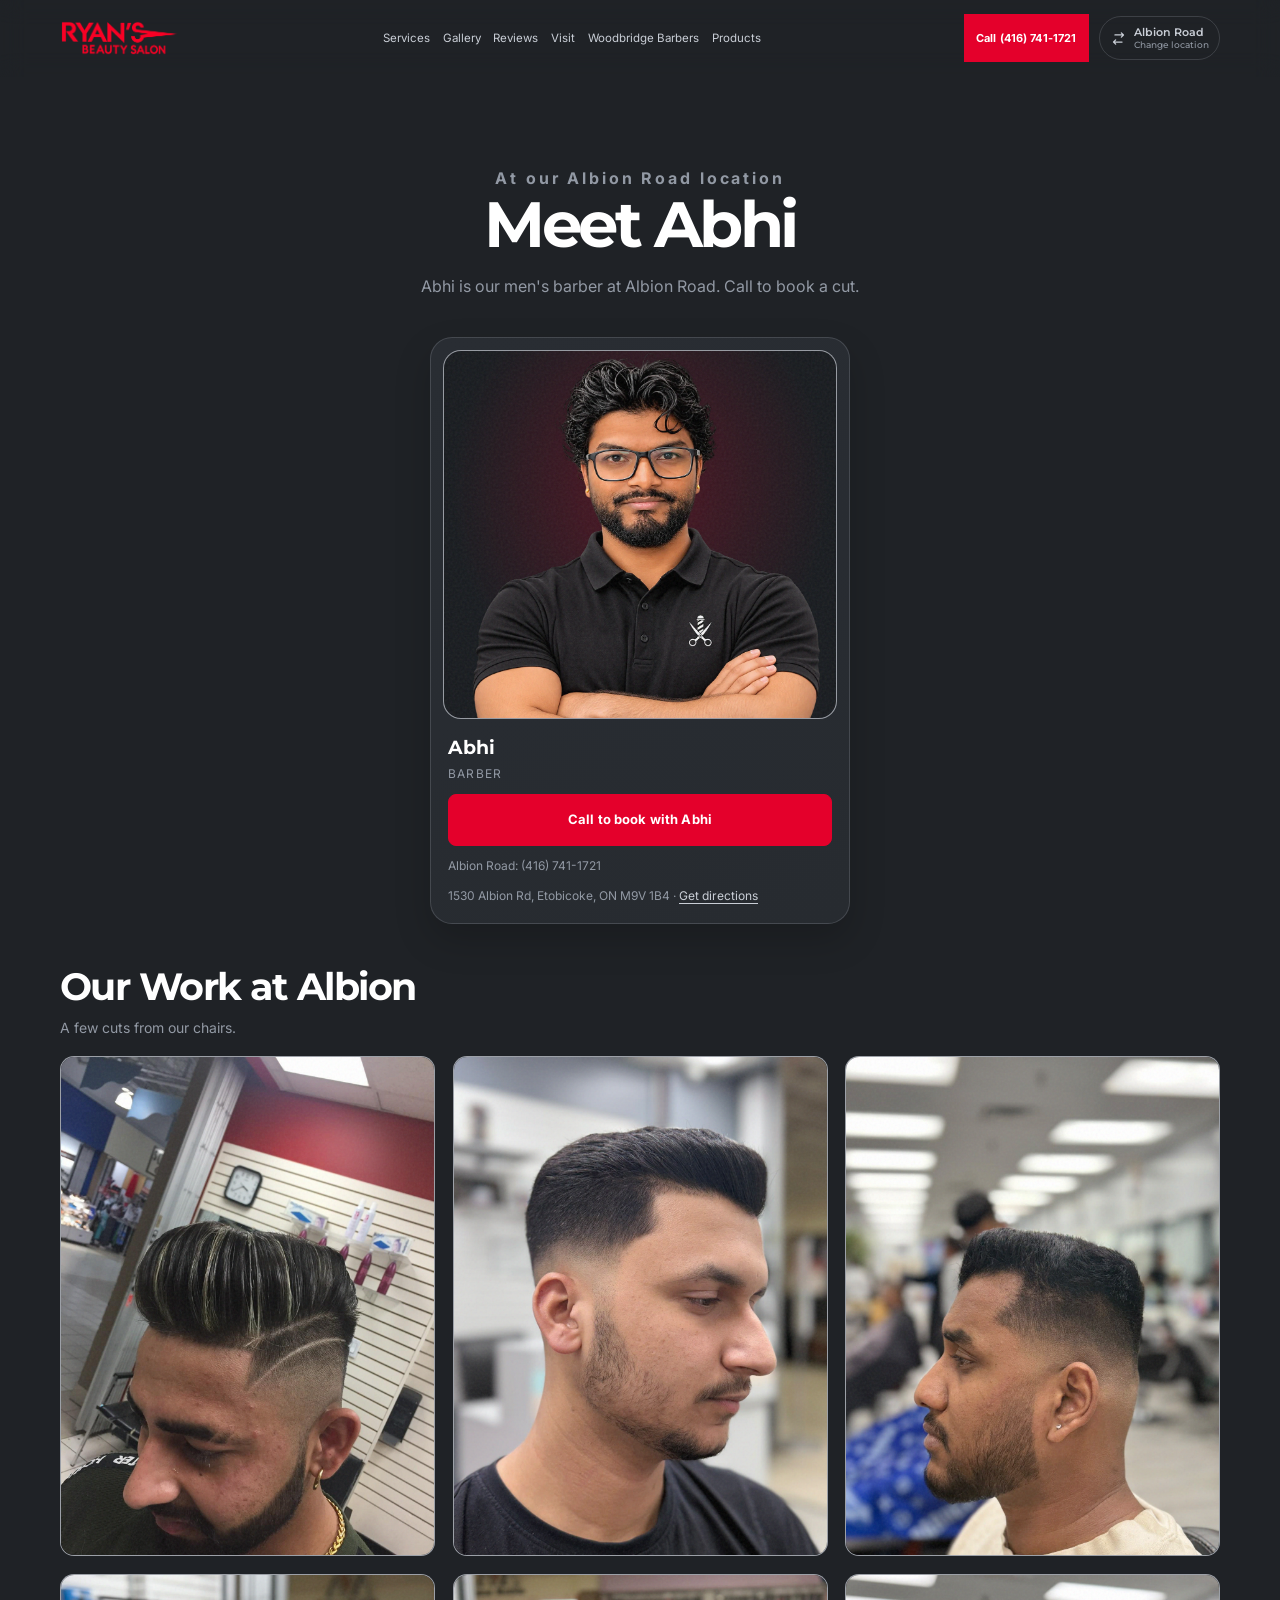
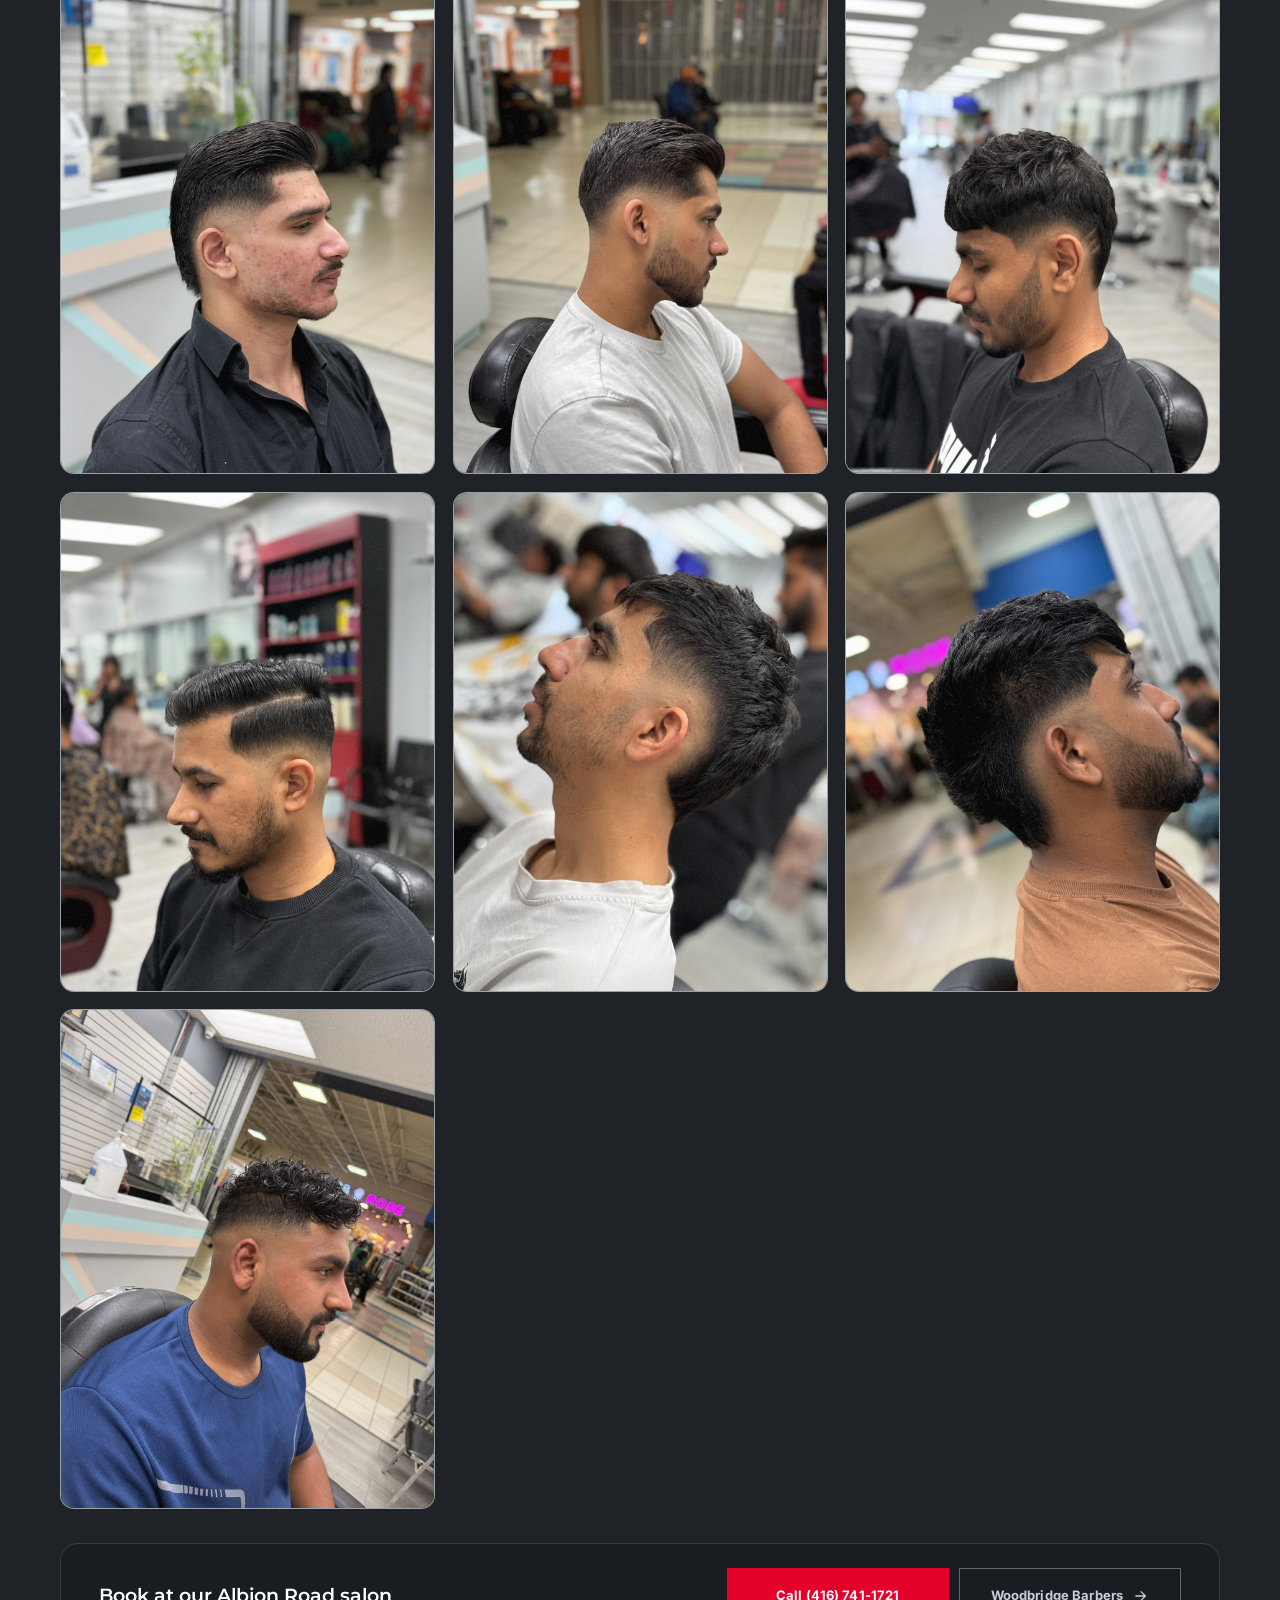
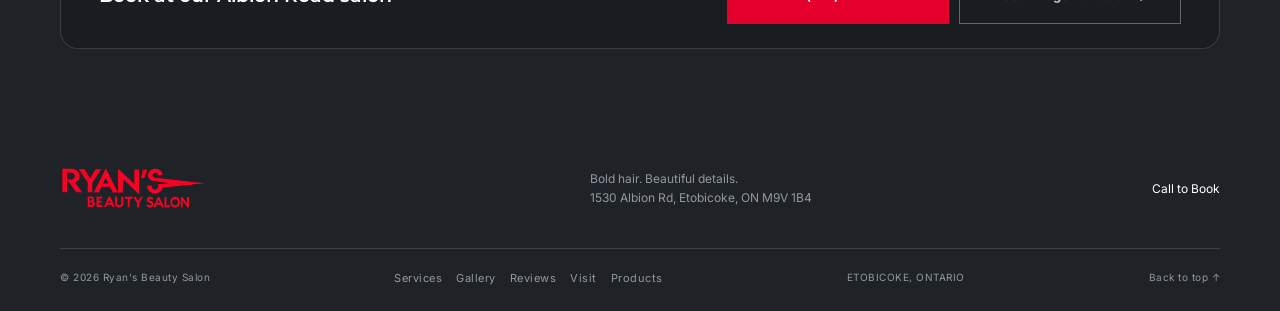
<file: albion-barbers.html>
<!doctype html><html lang="en"><head>
<meta charset="utf-8"><meta name="viewport" content="width=device-width, initial-scale=1, viewport-fit=cover"><meta name="theme-color" content="#1F2226">
<title>Albion Barbers | Ryan's Beauty Salon in Etobicoke</title>
<meta name="description" content="Meet Abhi, the men's barber at Ryan's Beauty Salon on Albion Road. Call to book a cut.">
<meta property="og:title" content="Albion Barbers | Ryan's Beauty Salon in Etobicoke"><meta property="og:description" content="Meet Abhi, the men's barber at Ryan's Beauty Salon on Albion Road. Call to book a cut."><meta property="og:type" content="website"><meta property="og:url" content="https://ryanshairsalon.com/albion-barbers.html"><meta property="og:image" content="https://ryanshairsalon.com/images/barber-abhi-albion.webp">
<link rel="canonical" href="https://ryanshairsalon.com/albion-barbers.html"><link rel="preconnect" href="https://fonts.googleapis.com"><link rel="preconnect" href="https://fonts.gstatic.com" crossorigin><link href="https://fonts.googleapis.com/css2?family=Great+Vibes&family=Inter:wght@400;500;600;700&family=Montserrat:wght@500;600;700;800&display=swap" rel="stylesheet"><link rel="icon" href="data:image/svg+xml,%3Csvg xmlns=%22http://www.w3.org/2000/svg%22 viewBox=%220 0 64 64%22%3E%3Crect width=%2264%22 height=%2264%22 rx=%2212%22 fill=%22%231F2226%22/%3E%3Ctext x=%2232%22 y=%2245%22 text-anchor=%22middle%22 font-size=%2244%22 font-family=%22Arial%22 font-weight=%22bold%22 fill=%22%23E4002B%22%3ER%3C/text%3E%3C/svg%3E"><link rel="preload" as="image" href="/logo-ryans.png"><link rel="stylesheet" href="/styles.css">
<script defer src="/config.js"></script><script defer src="/app.js"></script>
<script>(function(){try{var q=new URLSearchParams(location.search),v=q.get("location"),stored=sessionStorage.getItem("ryanSalonLocation");if(v==="albion"||v==="woodbridge"){sessionStorage.setItem("ryanSalonLocation",v);stored=v;}if(stored==="albion"||stored==="woodbridge")document.documentElement.setAttribute("data-location",stored);}catch(e){}})();</script><script defer src="/location-picker.js"></script></head><body class="barbers-document"><a class="skip" href="#main">Skip to content</a><noscript><p class="noscript">JavaScript is off. Meet Abhi below and call to book.</p></noscript><header class="nav-wrap"><nav class="nav container" aria-label="Main navigation">
<a class="brand" href="/#home"><img class="brand-logo" src="/logo-ryans.png" alt="Ryan's Beauty Salon" width="1000" height="300"></a>
<div class="nav-links" id="primary-navigation"><a class="mobile-menu-brand" href="/#home"><img src="/logo-ryans.png" alt="Ryan's Beauty Salon" width="1000" height="300"></a><a href="/#services">Services</a><a href="/#gallery">Gallery</a><a href="/#reviews">Reviews</a><a href="/#visit">Visit</a><a href="/barbers.html" aria-current="page">Woodbridge Barbers</a><a href="/products.html">Products</a><a class="mobile-change-location" href="/?change=1"><svg viewBox="0 0 24 24" width="17" height="17" fill="none" aria-hidden="true"><path d="M7 7h12l-3-3m3 3-3 3M17 17H5l3 3m-3-3 3-3" stroke="currentColor" stroke-width="1.8" stroke-linecap="round" stroke-linejoin="round"/></svg> Change location</a><a class="mobile-menu-book button button-red" href="tel:+14167411721">Call to Book</a></div>
<a class="button button-red nav-book desktop-nav-call" href="tel:+14167411721"><span class="nav-call-mobile-label">Call to Book</span><span class="nav-call-desktop-label" hidden>Call (416) 741-1721</span></a><button type="button" class="location-change" aria-label="Change location"><span class="location-change-icon"><svg viewBox="0 0 24 24" width="17" height="17" fill="none" aria-hidden="true"><path d="M7 7h12l-3-3m3 3-3 3M17 17H5l3 3m-3-3 3-3" stroke="currentColor" stroke-width="1.8" stroke-linecap="round" stroke-linejoin="round"/></svg></span><span class="location-change-copy"><span class="location-change-name">Albion Road</span><small>Change location</small></span></button><button class="menu-toggle" type="button" aria-label="Open navigation menu" aria-controls="primary-navigation" aria-expanded="false">☰</button>
</nav></header><main id="main"><section class="barbers-page albion-barbers-page"><div class="container"><div class="barbers-heading"><p class="eyebrow">At our Albion Road location</p><h1>Meet Abhi</h1><p>Abhi is our men's barber at Albion Road. Call to book a cut.</p></div><div class="albion-barber-feature"><article class="barber-card barber-card-ewan albion-abhi-card"><div class="barber-photo"><img src="/images/barber-abhi-albion.webp" alt="Abhi" width="1200" height="1125" loading="eager" decoding="async"></div><div class="barber-card-body"><h2>Abhi</h2><p class="barber-role">Barber</p><a class="button button-red barber-book" href="tel:+14167411721">Call to book with Abhi</a><p class="albion-phone-note">Albion Road: (416) 741-1721</p><p class="albion-address-note">1530 Albion Rd, Etobicoke, ON M9V 1B4 · <a href="https://www.google.com/maps/dir/?api=1&destination=1530+Albion+Rd+Etobicoke+ON+M9V+1B4" target="_blank" rel="noopener">Get directions</a></p></div></article></div><section class="barber-work-section albion-work-section" aria-labelledby="albion-work-title"><div class="barber-work-heading"><h2 id="albion-work-title">Our Work at Albion</h2><p>A few cuts from our chairs.</p></div><div class="barber-work-grid albion-work-grid"><button class="barber-work-tile albion-work-tile" type="button" data-work-index="0" aria-label="Open Men's fade haircut photo"><img src="/images/mens-fade.jpg" alt="Men's fade haircut" width="1200" height="1600" loading="eager" decoding="async" style="--work-position:50% 35%"></button>
<button class="barber-work-tile albion-work-tile" type="button" data-work-index="1" aria-label="Open Low taper pompadour haircut photo"><img src="/images/albion-cut-01-low-taper-pompadour-stubble.jpg" alt="Low taper pompadour haircut" width="1200" height="1600" loading="eager" decoding="async" style="--work-position:45% 35%"></button>
<button class="barber-work-tile albion-work-tile" type="button" data-work-index="2" aria-label="Open Textured crop high fade haircut photo"><img src="/images/albion-cut-02-textured-crop-high-fade-beard.jpg" alt="Textured crop high fade haircut" width="1200" height="1600" loading="lazy" decoding="async" style="--work-position:40% 40%"></button>
<button class="barber-work-tile albion-work-tile" type="button" data-work-index="3" aria-label="Open Slick back low fade haircut photo"><img src="/images/albion-cut-03-slick-back-low-fade.jpg" alt="Slick back low fade haircut" width="1200" height="1600" loading="lazy" decoding="async" style="--work-position:60% 45%"></button>
<button class="barber-work-tile albion-work-tile" type="button" data-work-index="4" aria-label="Open Low taper slick back haircut photo"><img src="/images/albion-cut-04-low-taper-slick-back-beard.jpg" alt="Low taper slick back haircut" width="1200" height="1600" loading="lazy" decoding="async" style="--work-position:60% 40%"></button>
<button class="barber-work-tile albion-work-tile" type="button" data-work-index="5" aria-label="Open Textured fringe taper haircut photo"><img src="/images/albion-cut-05-textured-fringe-taper-line-design.jpg" alt="Textured fringe taper haircut" width="1200" height="1600" loading="lazy" decoding="async" style="--work-position:35% 40%"></button>
<button class="barber-work-tile albion-work-tile" type="button" data-work-index="6" aria-label="Open Side part hard part fade haircut photo"><img src="/images/albion-cut-06-side-part-hard-part-fade-beard.jpg" alt="Side part hard part fade haircut" width="1200" height="1600" loading="lazy" decoding="async" style="--work-position:45% 45%"></button>
<button class="barber-work-tile albion-work-tile" type="button" data-work-index="7" aria-label="Open Textured crop skin fade haircut photo"><img src="/images/albion-cut-07-textured-crop-skin-fade.jpg" alt="Textured crop skin fade haircut" width="1200" height="1600" loading="lazy" decoding="async" style="--work-position:45% 35%"></button>
<button class="barber-work-tile albion-work-tile" type="button" data-work-index="8" aria-label="Open Taper fade mullet haircut photo"><img src="/images/albion-cut-08-taper-fade-mullet-beard.jpg" alt="Taper fade mullet haircut" width="1200" height="1600" loading="lazy" decoding="async" style="--work-position:60% 40%"></button>
<button class="barber-work-tile albion-work-tile" type="button" data-work-index="9" aria-label="Open Curly top fade haircut photo"><img src="/images/albion-cut-09-curly-top-fade-beard.jpg" alt="Curly top fade haircut" width="1200" height="1600" loading="lazy" decoding="async" style="--work-position:65% 45%"></button></div></section><div class="barber-closing albion-closing"><p>Book at our Albion Road salon</p><div class="albion-closing-actions"><a class="button button-red" href="tel:+14167411721">Call (416) 741-1721</a><a class="button hero-ghost-cta" href="/barbers.html">Woodbridge Barbers <svg aria-hidden="true" viewBox="0 0 20 20" width="16" height="16" fill="none"><path d="M3.5 10h12M10 4.5l5.5 5.5-5.5 5.5" stroke="currentColor" stroke-width="1.6" stroke-linecap="round" stroke-linejoin="round"/></svg></a></div></div></div></section></main><footer class="footer"><div class="container footer-main"><a class="brand" href="/#home"><img class="brand-logo" src="/logo-ryans.png" alt="Ryan's Beauty Salon" width="1000" height="300"></a><p>Bold hair. Beautiful details.<br>1530 Albion Rd, Etobicoke, ON M9V 1B4</p><a data-booking-link href="tel:+14167411721">Call to Book</a></div><div class="container footer-bottom"><span>© <span id="year">2026</span> Ryan's Beauty Salon</span><nav class="footer-links" aria-label="Footer navigation"><a href="/#services">Services</a><a href="/#gallery">Gallery</a><a href="/#reviews">Reviews</a><a href="/#visit">Visit</a><a href="/products.html">Products</a></nav><span>ETOBICOKE, ONTARIO</span><a href="/#home">Back to top ↑</a></div></footer></body></html>
</file>
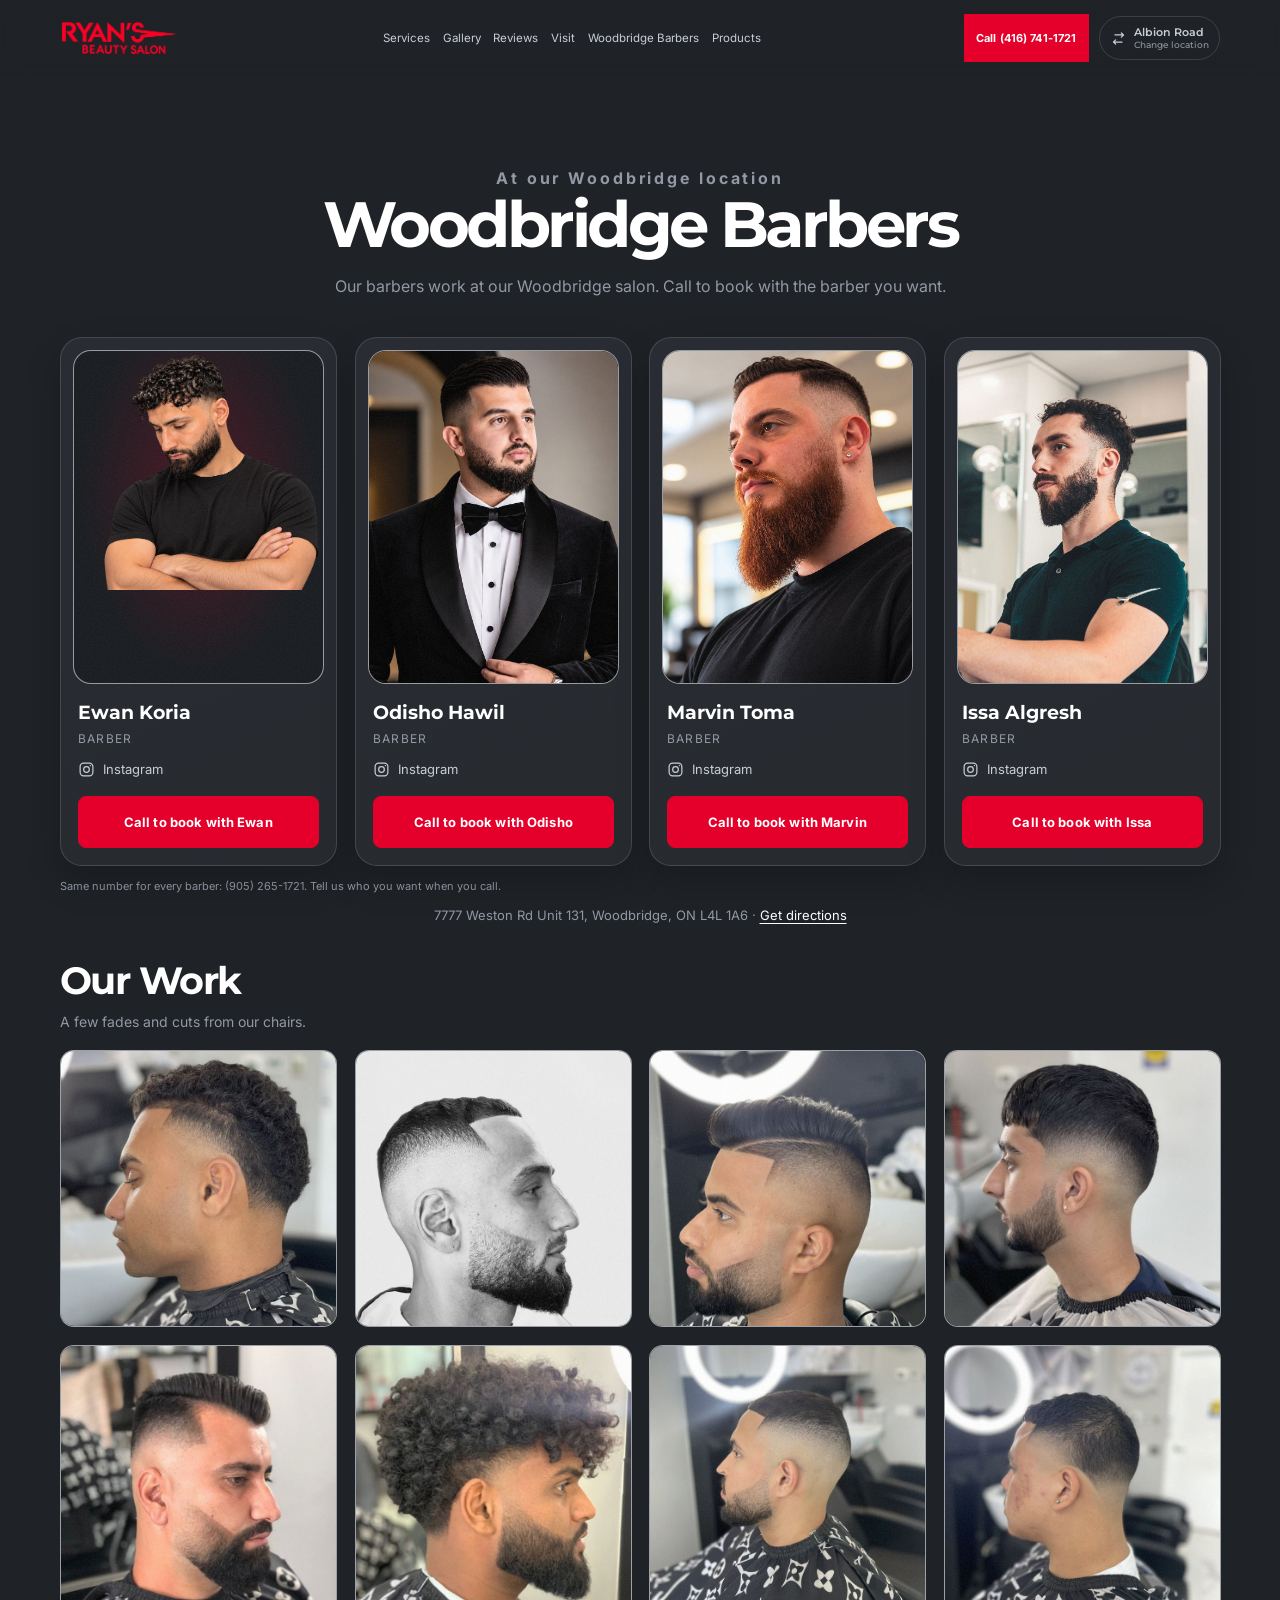
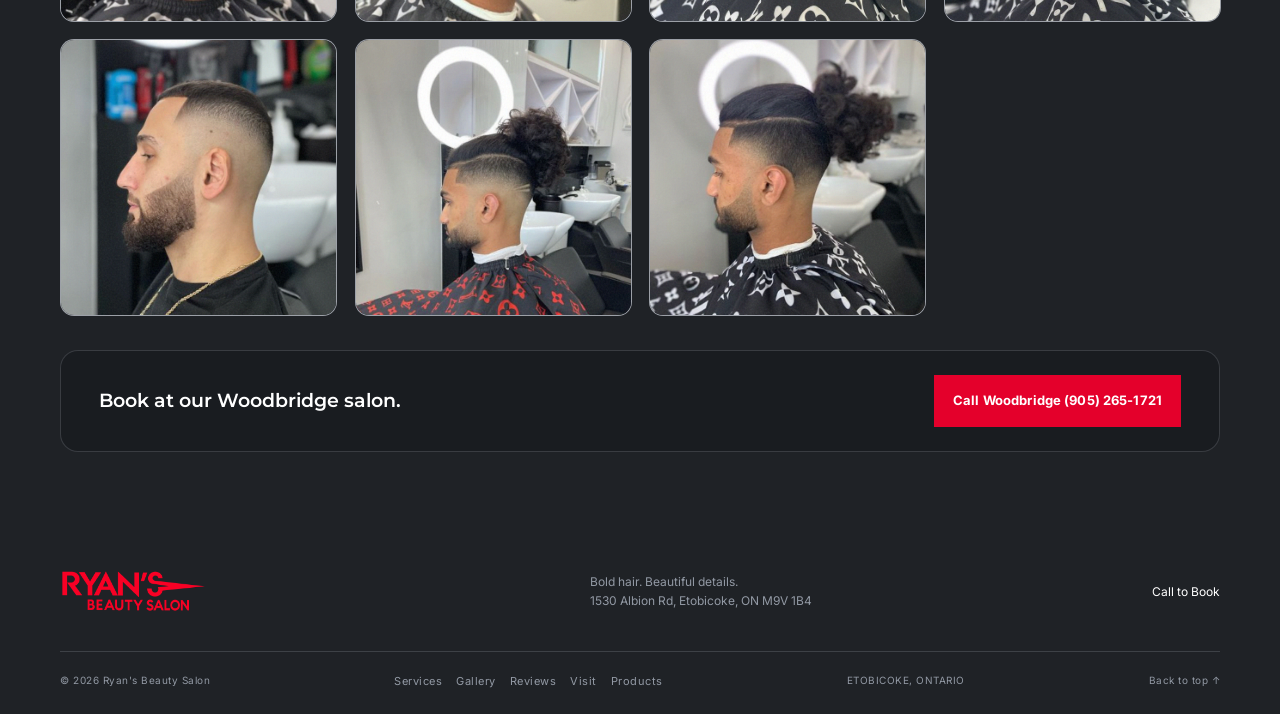
<file: barbers.html>
<!doctype html>
<html lang="en">
<head>
<meta charset="utf-8"><meta name="viewport" content="width=device-width, initial-scale=1, viewport-fit=cover"><meta name="theme-color" content="#1F2226">
<title>Woodbridge Barbers | Ryan's Beauty Salon in Woodbridge</title>
<meta name="description" content="Meet the Woodbridge Barbers at Ryan's Beauty Salon in Woodbridge. Call to book with the barber you want.">
<meta property="og:title" content="Woodbridge Barbers | Ryan's Beauty Salon in Woodbridge"><meta property="og:description" content="Meet the Woodbridge Barbers at Ryan's Beauty Salon in Woodbridge. Call to book with the barber you want."><meta property="og:type" content="website"><meta property="og:url" content="https://ryanshairsalon.com/barbers.html"><meta property="og:image" content="https://ryanshairsalon.com/barber-ewan-koria.png"><meta name="twitter:card" content="summary_large_image"><meta name="twitter:image" content="https://ryanshairsalon.com/barber-ewan-koria.png">
<link rel="canonical" href="https://ryanshairsalon.com/barbers.html"><link rel="preconnect" href="https://fonts.googleapis.com"><link rel="preconnect" href="https://fonts.gstatic.com" crossorigin><link href="https://fonts.googleapis.com/css2?family=Great+Vibes&family=Inter:wght@400;500;600;700&family=Montserrat:wght@500;600;700;800&display=swap" rel="stylesheet"><link rel="icon" href="data:image/svg+xml,%3Csvg xmlns=%22http://www.w3.org/2000/svg%22 viewBox=%220 0 64 64%22%3E%3Crect width=%2264%22 height=%2264%22 rx=%2212%22 fill=%22%231F2226%22/%3E%3Ctext x=%2232%22 y=%2245%22 text-anchor=%22middle%22 font-size=%2244%22 font-family=%22Arial%22 font-weight=%22bold%22 fill=%22%23E4002B%22%3ER%3C/text%3E%3C/svg%3E"><link rel="preload" as="image" href="/logo-ryans.png"><link rel="stylesheet" href="/styles.css">
<script defer src="/config.js"></script><script defer src="/app.js"></script>
<script>(function(){try{var q=new URLSearchParams(location.search),v=q.get("location"),stored=sessionStorage.getItem("ryanSalonLocation");if(v==="albion"||v==="woodbridge"){sessionStorage.setItem("ryanSalonLocation",v);stored=v;}if(stored==="albion"||stored==="woodbridge")document.documentElement.setAttribute("data-location",stored);}catch(e){}})();</script><script defer src="/location-picker.js"></script></head>
<body>
<a class="skip" href="#main">Skip to content</a><noscript><p class="noscript">JavaScript is off. Meet the barbers below and call to book.</p></noscript>
<header class="nav-wrap"><nav class="nav container" aria-label="Main navigation">
<a class="brand" href="/#home"><img class="brand-logo" src="/logo-ryans.png" alt="Ryan's Beauty Salon" width="1000" height="300"></a>
<div class="nav-links" id="primary-navigation"><a class="mobile-menu-brand" href="/#home"><img src="/logo-ryans.png" alt="Ryan's Beauty Salon" width="1000" height="300"></a><a href="/#services">Services</a><a href="/#gallery">Gallery</a><a href="/#reviews">Reviews</a><a href="/#visit">Visit</a><a href="/barbers.html" aria-current="page">Woodbridge Barbers</a><a href="/products.html">Products</a><a class="mobile-change-location" href="/?change=1"><svg viewBox="0 0 24 24" width="17" height="17" fill="none" aria-hidden="true"><path d="M7 7h12l-3-3m3 3-3 3M17 17H5l3 3m-3-3 3-3" stroke="currentColor" stroke-width="1.8" stroke-linecap="round" stroke-linejoin="round"/></svg> Change location</a><a class="mobile-menu-book button button-red" href="tel:+14167411721">Call to Book</a></div>
<a class="button button-red nav-book desktop-nav-call" href="tel:+14167411721"><span class="nav-call-mobile-label">Call to Book</span><span class="nav-call-desktop-label" hidden>Call (416) 741-1721</span></a><button type="button" class="location-change" aria-label="Change location"><span class="location-change-icon"><svg viewBox="0 0 24 24" width="17" height="17" fill="none" aria-hidden="true"><path d="M7 7h12l-3-3m3 3-3 3M17 17H5l3 3m-3-3 3-3" stroke="currentColor" stroke-width="1.8" stroke-linecap="round" stroke-linejoin="round"/></svg></span><span class="location-change-copy"><span class="location-change-name">Albion Road</span><small>Change location</small></span></button><button class="menu-toggle" type="button" aria-label="Open navigation menu" aria-controls="primary-navigation" aria-expanded="false">☰</button>
</nav></header>
<main id="main"><section class="barbers-page"><div class="container">
<div class="barbers-heading"><p class="eyebrow">At our Woodbridge location</p><h1>Woodbridge Barbers</h1><p>Our barbers work at our Woodbridge salon. Call to book with the barber you want.</p></div>
<div class="barber-grid">
<article class="barber-card barber-card-ewan"><div class="barber-photo"><img src="/barber-ewan-koria.png" alt="Barber portrait" width="1278" height="1230" loading="eager" decoding="async" style="--photo-position:50% 8%"></div><div class="barber-card-body"><h2>Ewan Koria</h2><p class="barber-role">Barber</p><a class="barber-instagram" href="https://instagram.com/Ewankoria" target="_blank" rel="noopener noreferrer" aria-label="Ewan Koria on Instagram"><svg viewBox="0 0 24 24" fill="none" aria-hidden="true"><rect x="3" y="3" width="18" height="18" rx="5" stroke="currentColor" stroke-width="1.7"/><circle cx="12" cy="12" r="4" stroke="currentColor" stroke-width="1.7"/><circle cx="17.5" cy="6.5" r="1" fill="currentColor"/></svg>Instagram</a><a class="button button-red barber-book" data-barber-call="0" href="tel:+19052651721">Call to book with Ewan</a></div></article>
<article class="barber-card"><div class="barber-photo"><img src="/barber-odisho-hawil.jpg" alt="Barber portrait" width="900" height="1125" loading="lazy" decoding="async" style="--photo-position:50% 28%"></div><div class="barber-card-body"><h2>Odisho Hawil</h2><p class="barber-role">Barber</p><a class="barber-instagram" href="https://instagram.com/odeclipz" target="_blank" rel="noopener noreferrer" aria-label="Odisho Hawil on Instagram"><svg viewBox="0 0 24 24" fill="none" aria-hidden="true"><rect x="3" y="3" width="18" height="18" rx="5" stroke="currentColor" stroke-width="1.7"/><circle cx="12" cy="12" r="4" stroke="currentColor" stroke-width="1.7"/><circle cx="17.5" cy="6.5" r="1" fill="currentColor"/></svg>Instagram</a><a class="button button-red barber-book" data-barber-call="1" href="tel:+19052651721">Call to book with Odisho</a></div></article>
<article class="barber-card"><div class="barber-photo"><img src="/barber-marvin-toma.jpg" alt="Barber portrait" width="900" height="1125" loading="lazy" decoding="async" style="--photo-position:50% 28%"></div><div class="barber-card-body"><h2>Marvin Toma</h2><p class="barber-role">Barber</p><a class="barber-instagram" href="https://instagram.com/__marvintoma" target="_blank" rel="noopener noreferrer" aria-label="Marvin Toma on Instagram"><svg viewBox="0 0 24 24" fill="none" aria-hidden="true"><rect x="3" y="3" width="18" height="18" rx="5" stroke="currentColor" stroke-width="1.7"/><circle cx="12" cy="12" r="4" stroke="currentColor" stroke-width="1.7"/><circle cx="17.5" cy="6.5" r="1" fill="currentColor"/></svg>Instagram</a><a class="button button-red barber-book" data-barber-call="2" href="tel:+19052651721">Call to book with Marvin</a></div></article>
<article class="barber-card"><div class="barber-photo"><img src="/barber-issa-algresh.jpg" alt="Barber portrait" width="900" height="1125" loading="lazy" decoding="async" style="--photo-position:50% 22%"></div><div class="barber-card-body"><h2>Issa Algresh</h2><p class="barber-role">Barber</p><a class="barber-instagram" href="https://instagram.com/Issa.algresh" target="_blank" rel="noopener noreferrer" aria-label="Issa Algresh on Instagram"><svg viewBox="0 0 24 24" fill="none" aria-hidden="true"><rect x="3" y="3" width="18" height="18" rx="5" stroke="currentColor" stroke-width="1.7"/><circle cx="12" cy="12" r="4" stroke="currentColor" stroke-width="1.7"/><circle cx="17.5" cy="6.5" r="1" fill="currentColor"/></svg>Instagram</a><a class="button button-red barber-book" data-barber-call="3" href="tel:+19052651721">Call to book with Issa</a></div></article>
</div>
<p class="barber-note">Same number for every barber: (905) 265-1721. Tell us who you want when you call.</p><p class="barber-location-note">7777 Weston Rd Unit 131, Woodbridge, ON L4L 1A6 · <a href="https://www.google.com/maps/dir/?api=1&amp;destination=7777+Weston+Rd+Unit+131+Woodbridge+ON+L4L+1A6" target="_blank" rel="noopener">Get directions</a></p>
<section class="barber-work-section" aria-labelledby="barber-work-title">
  <div class="barber-work-heading"><h2 id="barber-work-title">Our Work</h2><p>A few fades and cuts from our chairs.</p></div>
  <div class="barber-work-grid">
          <button class="barber-work-tile" type="button" data-work-index="0" aria-label="Open Curly taper fade photo"><img src="/images/barber-work-02-curly-taper-fade.jpg" alt="Curly taper fade" width="640" height="641" loading="eager" decoding="async" style="--work-position:45% 30%"></button>
          <button class="barber-work-tile" type="button" data-work-index="1" aria-label="Open Black and white skin fade profile photo"><img src="/images/barber-work-05-bw-skin-fade-profile.jpg" alt="Black and white skin fade profile" width="640" height="853" loading="eager" decoding="async" style="--work-position:55% 35%"></button>
          <button class="barber-work-tile" type="button" data-work-index="2" aria-label="Open Pompadour hard part fade photo"><img src="/images/barber-work-06-pompadour-hard-part-fade.jpg" alt="Pompadour hard part fade" width="640" height="640" loading="lazy" decoding="async" style="--work-position:40% 40%"></button>
          <button class="barber-work-tile" type="button" data-work-index="3" aria-label="Open Skin fade with beard photo"><img src="/images/barber-work-01-skin-fade-beard-side.jpg" alt="Skin fade with beard" width="640" height="666" loading="lazy" decoding="async" style="--work-position:40% 30%"></button>
          <button class="barber-work-tile" type="button" data-work-index="4" aria-label="Open Pompadour fade with beard photo"><img src="/images/barber-work-04-pompadour-fade-beard.jpg" alt="Pompadour fade with beard" width="640" height="641" loading="lazy" decoding="async" style="--work-position:55% 30%"></button>
          <button class="barber-work-tile" type="button" data-work-index="5" aria-label="Open Curly top fade with beard photo"><img src="/images/barber-work-08-curly-top-fade-beard.jpg" alt="Curly top fade with beard" width="640" height="641" loading="lazy" decoding="async" style="--work-position:60% 35%"></button>
          <button class="barber-work-tile" type="button" data-work-index="6" aria-label="Open High skin fade with beard photo"><img src="/images/barber-work-03-high-skin-fade-beard.jpg" alt="High skin fade with beard" width="640" height="640" loading="lazy" decoding="async" style="--work-position:40% 35%"></button>
          <button class="barber-work-tile" type="button" data-work-index="7" aria-label="Open Textured crop fade photo"><img src="/images/barber-work-11-textured-crop-fade.jpg" alt="Textured crop fade" width="640" height="640" loading="lazy" decoding="async" style="--work-position:45% 40%"></button>
          <button class="barber-work-tile" type="button" data-work-index="8" aria-label="Open Skin fade with beard photo"><img src="/images/barber-work-09-skin-fade-beard-chain.jpg" alt="Skin fade with beard" width="640" height="640" loading="lazy" decoding="async" style="--work-position:35% 40%"></button>
          <button class="barber-work-tile" type="button" data-work-index="9" aria-label="Open Top bun fade design photo"><img src="/images/barber-work-07-top-bun-fade-design.jpg" alt="Top bun fade design" width="640" height="641" loading="lazy" decoding="async" style="--work-position:45% 55%"></button>
          <button class="barber-work-tile" type="button" data-work-index="10" aria-label="Open Top bun fade with part photo"><img src="/images/barber-work-10-top-bun-fade-part.jpg" alt="Top bun fade with part" width="640" height="641" loading="lazy" decoding="async" style="--work-position:40% 55%"></button>
  </div>
</section>

<div class="barber-closing"><p>Book at our Woodbridge salon.</p><a class="button button-red" data-woodbridge-call href="tel:+19052651721">Call Woodbridge (905) 265-1721</a></div>
</div></section></main>
<footer class="footer"><div class="container footer-main"><a class="brand" href="/#home"><img class="brand-logo" src="/logo-ryans.png" alt="Ryan's Beauty Salon" width="1000" height="300"></a><p>Bold hair. Beautiful details.<br>1530 Albion Rd, Etobicoke, ON M9V 1B4</p><a href="tel:+14167411721">Call to Book</a></div><div class="container footer-bottom"><span>© <span id="year">2026</span> Ryan's Beauty Salon</span><nav class="footer-links" aria-label="Footer navigation"><a href="/#services">Services</a><a href="/#gallery">Gallery</a><a href="/#reviews">Reviews</a><a href="/#visit">Visit</a><a href="/products.html">Products</a></nav><span>ETOBICOKE, ONTARIO</span><a href="/#home">Back to top ↑</a></div></footer>
</body></html>
</file>
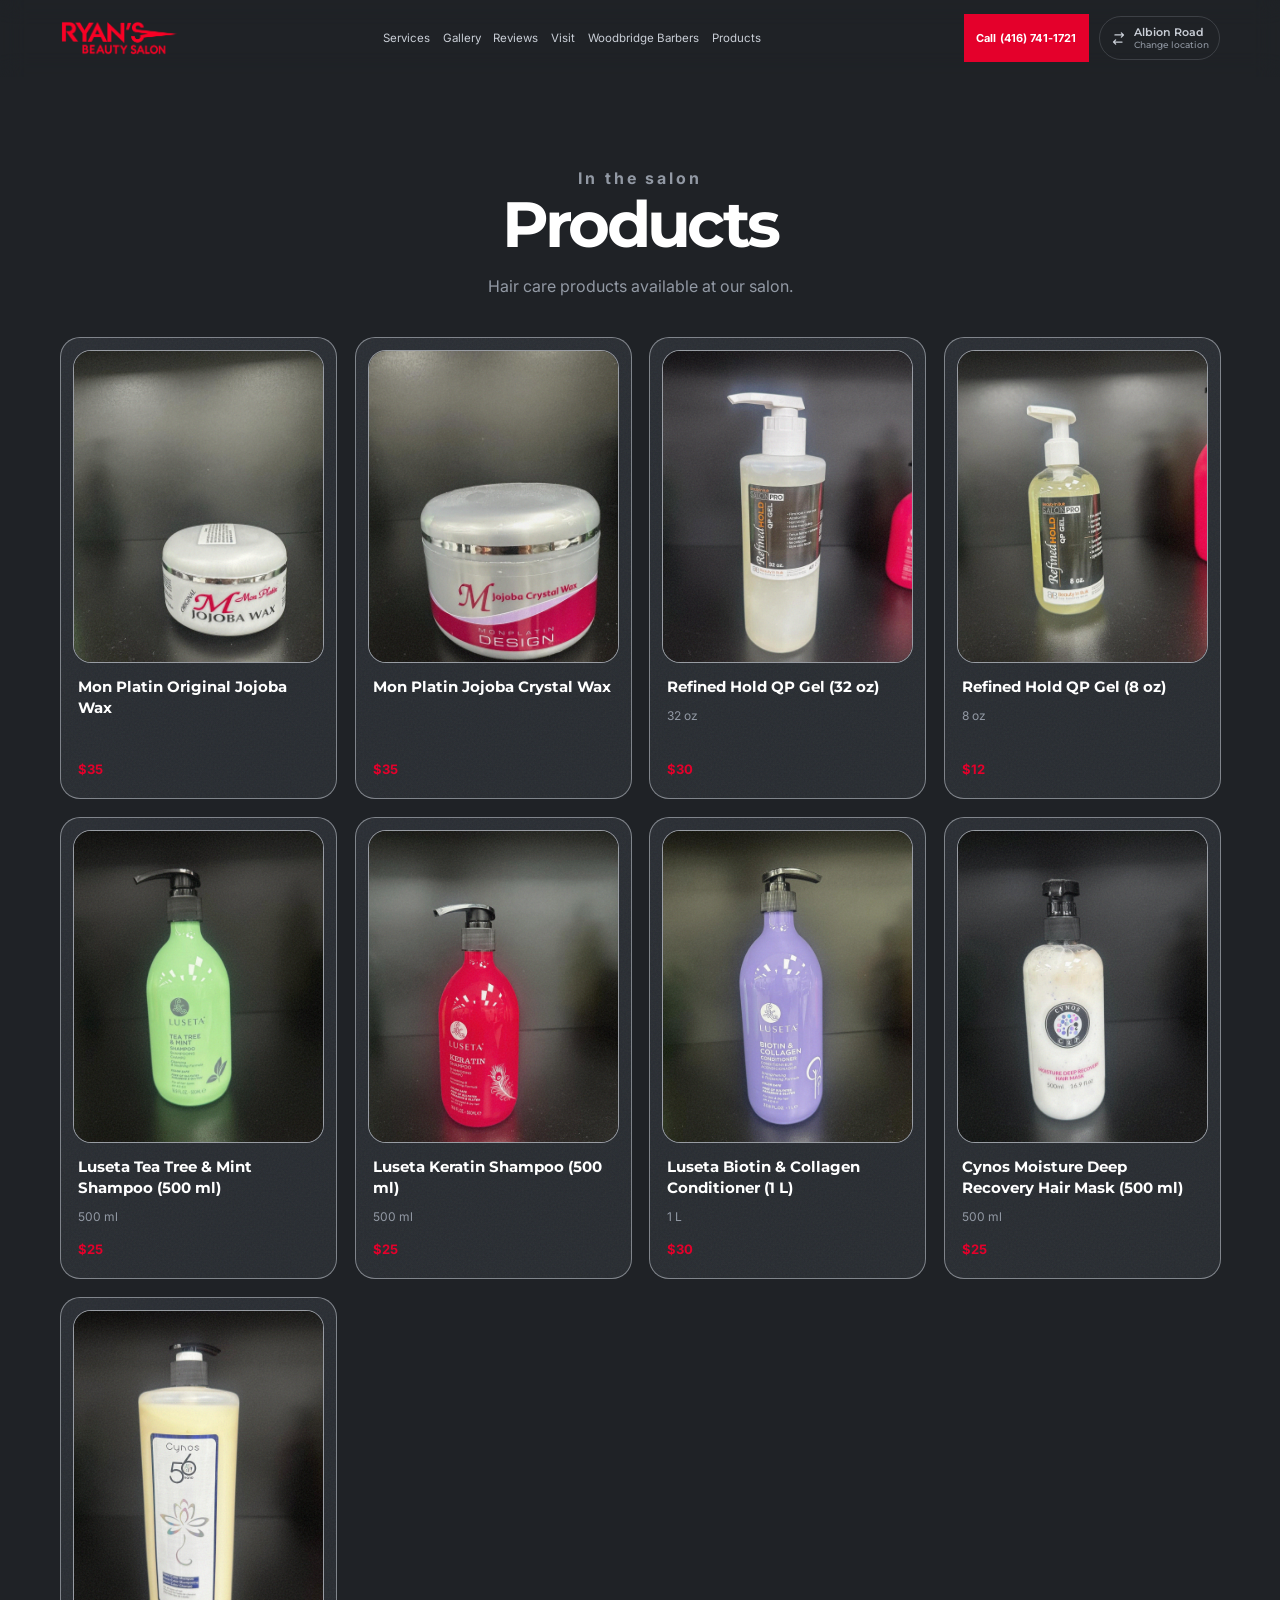
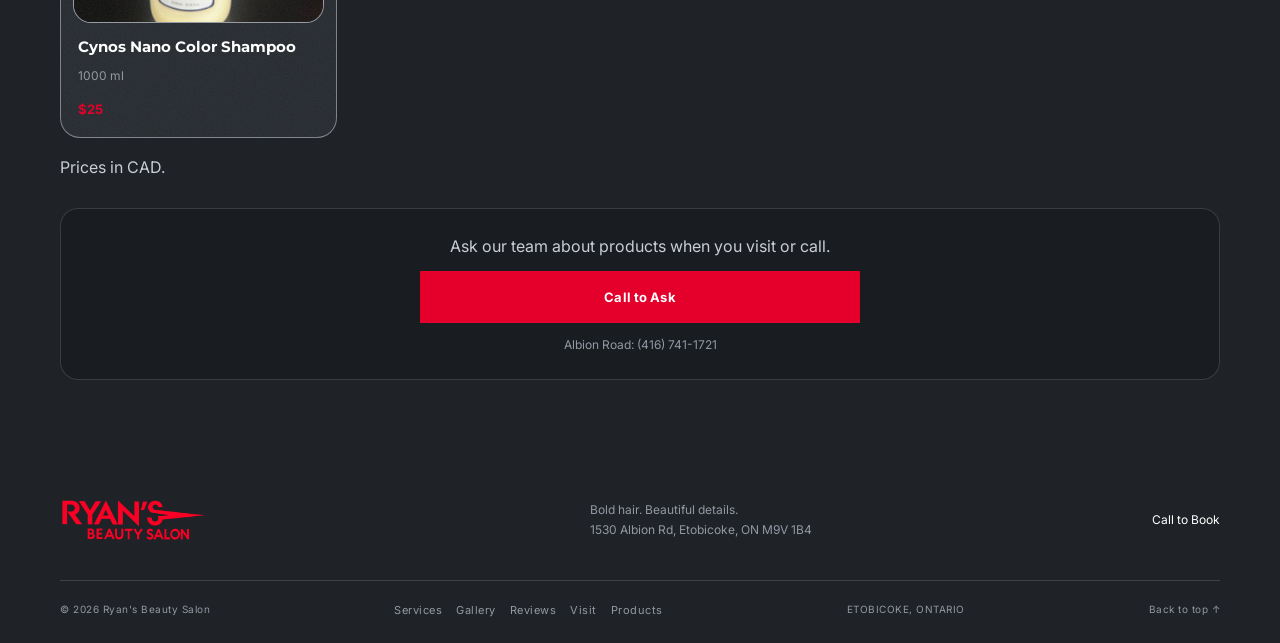
<file: products.html>
<!doctype html><html lang="en"><head>
<meta charset="utf-8"><meta name="viewport" content="width=device-width, initial-scale=1, viewport-fit=cover"><meta name="theme-color" content="#1F2226">
<title>Products | Ryan's Beauty Salon</title>
<meta name="description" content="Hair care products available at our salon.">
<meta property="og:title" content="Products | Ryan's Beauty Salon"><meta property="og:description" content="Hair care products available at Ryan's Beauty Salon."><meta property="og:type" content="website"><meta property="og:url" content="https://ryanshairsalon.com/products.html"><meta property="og:image" content="https://ryanshairsalon.com/images/product-mon-platin-original-jojoba-wax.jpg">
<link rel="canonical" href="https://ryanshairsalon.com/products.html"><link rel="preconnect" href="https://fonts.googleapis.com"><link rel="preconnect" href="https://fonts.gstatic.com" crossorigin><link href="https://fonts.googleapis.com/css2?family=Great+Vibes&family=Inter:wght@400;500;600;700&family=Montserrat:wght@500;600;700;800&display=swap" rel="stylesheet"><link rel="icon" href="data:image/svg+xml,%3Csvg xmlns=%22http://www.w3.org/2000/svg%22 viewBox=%220 0 64 64%22%3E%3Crect width=%2264%22 height=%2264%22 rx=%2212%22 fill=%22%231F2226%22/%3E%3Ctext x=%2232%22 y=%2245%22 text-anchor=%22middle%22 font-size=%2244%22 font-family=%22Arial%22 font-weight=%22bold%22 fill=%22%23E4002B%22%3ER%3C/text%3E%3C/svg%3E"><link rel="preload" as="image" href="/logo-ryans.png"><link rel="stylesheet" href="/styles.css">
<script defer src="/config.js"></script><script defer src="/app.js"></script>
<script>(function(){try{var q=new URLSearchParams(location.search),v=q.get("location"),stored=sessionStorage.getItem("ryanSalonLocation");if(v==="albion"||v==="woodbridge"){sessionStorage.setItem("ryanSalonLocation",v);stored=v;}if(stored==="albion"||stored==="woodbridge")document.documentElement.setAttribute("data-location",stored);}catch(e){}})();</script><script defer src="/location-picker.js"></script></head><body class="barbers-document"><a class="skip" href="#main">Skip to content</a><noscript><p class="noscript">JavaScript is off. Product details are shown below.</p></noscript><header class="nav-wrap"><nav class="nav container" aria-label="Main navigation">
<a class="brand" href="/#home"><img class="brand-logo" src="/logo-ryans.png" alt="Ryan's Beauty Salon" width="1000" height="300"></a>
<div class="nav-links" id="primary-navigation"><a class="mobile-menu-brand" href="/#home"><img src="/logo-ryans.png" alt="Ryan's Beauty Salon" width="1000" height="300"></a><a href="/#services">Services</a><a href="/#gallery">Gallery</a><a href="/#reviews">Reviews</a><a href="/#visit">Visit</a><a href="/barbers.html" aria-current="page">Woodbridge Barbers</a><a href="/products.html">Products</a><a class="mobile-change-location" href="/?change=1"><svg viewBox="0 0 24 24" width="17" height="17" fill="none" aria-hidden="true"><path d="M7 7h12l-3-3m3 3-3 3M17 17H5l3 3m-3-3 3-3" stroke="currentColor" stroke-width="1.8" stroke-linecap="round" stroke-linejoin="round"/></svg> Change location</a><a class="mobile-menu-book button button-red" href="tel:+14167411721">Call to Book</a></div>
<a class="button button-red nav-book desktop-nav-call" href="tel:+14167411721"><span class="nav-call-mobile-label">Call to Book</span><span class="nav-call-desktop-label" hidden>Call (416) 741-1721</span></a><button type="button" class="location-change" aria-label="Change location"><span class="location-change-icon"><svg viewBox="0 0 24 24" width="17" height="17" fill="none" aria-hidden="true"><path d="M7 7h12l-3-3m3 3-3 3M17 17H5l3 3m-3-3 3-3" stroke="currentColor" stroke-width="1.8" stroke-linecap="round" stroke-linejoin="round"/></svg></span><span class="location-change-copy"><span class="location-change-name">Albion Road</span><small>Change location</small></span></button><button class="menu-toggle" type="button" aria-label="Open navigation menu" aria-controls="primary-navigation" aria-expanded="false">☰</button>
</nav></header><main id="main"><section class="barbers-page products-page"><div class="container"><div class="barbers-heading"><p class="eyebrow">In the salon</p><h1>Products</h1><p>Hair care products available at our salon.</p></div><div class="products-grid"><article class="product-card"><div class="product-photo-frame product-wax-frame"><img src="/images/product-mon-platin-original-jojoba-wax.jpg" alt="Mon Platin Original Jojoba Wax" width="1200" height="1600" loading="eager" decoding="async" style="--product-position:50% 42%"></div><div class="product-card-copy"><h2>Mon Platin Original Jojoba Wax</h2><p class="product-size">&nbsp;</p><p class="product-price">$35</p></div></article>
<article class="product-card"><div class="product-photo-frame product-wax-frame"><img src="/images/product-mon-platin-jojoba-crystal-wax.jpg" alt="Mon Platin Jojoba Crystal Wax" width="1200" height="1600" loading="eager" decoding="async" style="--product-position:50% 42%"></div><div class="product-card-copy"><h2>Mon Platin Jojoba Crystal Wax</h2><p class="product-size">&nbsp;</p><p class="product-price">$35</p></div></article>
<article class="product-card"><div class="product-photo-frame "><img src="/images/product-refined-hold-qp-gel-32oz.jpg" alt="Refined Hold QP Gel (32 oz)" width="1200" height="1600" loading="lazy" decoding="async" style="--product-position:50% 55%"></div><div class="product-card-copy"><h2>Refined Hold QP Gel (32 oz)</h2><p class="product-size">32 oz</p><p class="product-price">$30</p></div></article>
<article class="product-card"><div class="product-photo-frame "><img src="/images/product-refined-hold-qp-gel-8oz.jpg" alt="Refined Hold QP Gel (8 oz)" width="1200" height="1600" loading="lazy" decoding="async" style="--product-position:50% 55%"></div><div class="product-card-copy"><h2>Refined Hold QP Gel (8 oz)</h2><p class="product-size">8 oz</p><p class="product-price">$12</p></div></article>
<article class="product-card"><div class="product-photo-frame "><img src="/images/product-luseta-tea-tree-mint-shampoo.jpg" alt="Luseta Tea Tree & Mint Shampoo (500 ml)" width="1200" height="1600" loading="lazy" decoding="async" style="--product-position:50% 55%"></div><div class="product-card-copy"><h2>Luseta Tea Tree & Mint Shampoo (500 ml)</h2><p class="product-size">500 ml</p><p class="product-price">$25</p></div></article>
<article class="product-card"><div class="product-photo-frame "><img src="/images/product-luseta-keratin-shampoo.jpg" alt="Luseta Keratin Shampoo (500 ml)" width="1200" height="1600" loading="lazy" decoding="async" style="--product-position:50% 55%"></div><div class="product-card-copy"><h2>Luseta Keratin Shampoo (500 ml)</h2><p class="product-size">500 ml</p><p class="product-price">$25</p></div></article>
<article class="product-card"><div class="product-photo-frame "><img src="/images/product-luseta-biotin-collagen-conditioner.jpg" alt="Luseta Biotin & Collagen Conditioner (1 L)" width="1200" height="1600" loading="lazy" decoding="async" style="--product-position:50% 55%"></div><div class="product-card-copy"><h2>Luseta Biotin & Collagen Conditioner (1 L)</h2><p class="product-size">1 L</p><p class="product-price">$30</p></div></article>
<article class="product-card"><div class="product-photo-frame "><img src="/images/product-cynos-moisture-deep-recovery-hair-mask.jpg" alt="Cynos Moisture Deep Recovery Hair Mask (500 ml)" width="1200" height="1600" loading="lazy" decoding="async" style="--product-position:50% 55%"></div><div class="product-card-copy"><h2>Cynos Moisture Deep Recovery Hair Mask (500 ml)</h2><p class="product-size">500 ml</p><p class="product-price">$25</p></div></article><article class="product-card"><div class="product-photo-frame"><img src="/images/product-cynos-nano-color-shampoo-1000ml.jpg" alt="Cynos Nano Color Shampoo bottle" width="1200" height="1600" loading="lazy" decoding="async" style="--product-position:50% 55%"></div><div class="product-card-copy"><h2>Cynos Nano Color Shampoo</h2><p class="product-size">1000 ml</p><p class="product-price">$25</p></div></article></div><template id="product-price-fallback"><p class="product-price is-muted">Call for price</p></template><p class="products-cad-note">Prices in CAD.</p><div class="products-booking"><p>Ask our team about products when you visit or call.</p><a class="button button-red" href="tel:+14167411721">Call to Ask</a><p class="products-phone-note">Albion Road: (416) 741-1721</p></div></div></section></main><footer class="footer"><div class="container footer-main"><a class="brand" href="/#home"><img class="brand-logo" src="/logo-ryans.png" alt="Ryan's Beauty Salon" width="1000" height="300"></a><p>Bold hair. Beautiful details.<br>1530 Albion Rd, Etobicoke, ON M9V 1B4</p><a data-booking-link href="tel:+14167411721">Call to Book</a></div><div class="container footer-bottom"><span>© <span id="year">2026</span> Ryan's Beauty Salon</span><nav class="footer-links" aria-label="Footer navigation"><a href="/#services">Services</a><a href="/#gallery">Gallery</a><a href="/#reviews">Reviews</a><a href="/#visit">Visit</a><a href="/products.html">Products</a></nav><span>ETOBICOKE, ONTARIO</span><a href="/#home">Back to top ↑</a></div></footer></body></html>
</file>
<file: styles.css>
:root{--charcoal:#1F2226;--silver:#C9CED6;--dim:#9299A4;--red:#E4002B;--panel:#272B30;--line:rgba(201,206,214,.18);--head:'Montserrat',sans-serif;--body:'Inter',sans-serif;color-scheme:dark}*{box-sizing:border-box}html{scroll-behavior:smooth;scroll-padding-top:88px}body{margin:0;background:var(--charcoal);color:var(--silver);font:16px/1.65 var(--body);overflow-x:clip}a{color:inherit;text-decoration:none}button{font:inherit;color:inherit;cursor:pointer}.container{width:min(1160px,calc(100% - 40px));margin-inline:auto}.skip{position:absolute;top:-60px;left:12px;z-index:100;background:var(--red);padding:10px}.skip:focus{top:10px}.noscript{margin:0;padding:12px 20px;background:#333;color:#fff}.nav-wrap{position:sticky;top:0;z-index:50;background:rgba(31,34,38,.96);backdrop-filter:blur(12px);border-bottom:1px solid var(--line)}.nav{height:76px;display:flex;align-items:center;justify-content:space-between;gap:20px}.brand{display:flex;align-items:center;gap:10px;font:800 13px var(--head);letter-spacing:.08em;color:#fff;min-width:0}.brand b{display:block;color:var(--dim);font-size:10px;letter-spacing:.14em}.brand-mark{width:39px;height:39px;border:1px solid var(--red);display:grid;place-items:center;font:800 24px var(--head);color:#fff}.nav-links{display:flex;gap:24px;font-size:13px}.nav-links a:hover,.text-link:hover{color:#fff}.button{display:inline-flex;align-items:center;justify-content:center;gap:18px;padding:13px 18px;font-size:13px;font-weight:700;letter-spacing:.01em;border:1px solid var(--line);min-height:48px}.button-red{background:var(--red);border-color:var(--red);color:#fff}.button-red:hover{background:#bd0024}.menu-toggle{display:none;background:none;border:0;font-size:24px}.hero{position:relative;min-height:640px;padding-top:84px;padding-bottom:70px;display:grid;grid-template-columns:1fr 1fr;align-items:center;gap:50px}.hero-copy{position:relative;z-index:2}.eyebrow{font-size:11px;letter-spacing:.18em;font-weight:700;color:var(--dim);margin:0 0 20px}.eyebrow span,.status-dot{display:inline-block;width:7px;height:7px;background:var(--red);border-radius:50%;margin-right:8px}.hero h1,.section h2,.visit-copy h2{font:700 clamp(42px,6.4vw,76px)/1.08 var(--head);letter-spacing:-.055em;color:#fff;margin:0 0 24px}.hero h1 em,.section h2 em,.visit-copy h2 em{font-style:normal;color:var(--red)}.hero-lede{max-width:440px;color:#aeb4bd;font-size:17px}.hero-actions{display:flex;align-items:center;gap:24px;margin:30px 0}.text-link{font-size:13px;font-weight:700}.hero-meta{display:flex;align-items:center;gap:8px;font-size:11px;color:var(--dim);flex-wrap:wrap}.meta-separator{color:var(--red)}.hero-art{position:relative;min-width:0}.hero-image{height:430px;position:relative;overflow:hidden}.fallback-tile{background:linear-gradient(140deg,#1F2226 0%,#454A52 56%,#C9CED6 160%);position:relative;display:flex;align-items:center;justify-content:center;isolation:isolate}.fallback-symbol{display:grid;place-items:center;width:42px;height:42px;border:1px solid var(--red);border-radius:50%;color:var(--red);font-size:20px;flex:0 0 auto}.image-caption{position:absolute;bottom:22px;left:22px;font-size:10px;letter-spacing:.18em;color:#fff}.hero-stamp{position:absolute;right:-18px;bottom:30px;background:var(--red);color:#fff;width:118px;height:118px;border-radius:50%;display:flex;flex-direction:column;align-items:center;justify-content:center;font:700 10px var(--head);letter-spacing:.12em;transform:rotate(9deg)}.hero-stamp b{font-size:25px}.hero-side-note{position:absolute;right:-25px;top:30px;writing-mode:vertical-rl;font-size:10px;letter-spacing:.22em;color:var(--dim)}.hero-bottom{position:absolute;bottom:20px;left:0;right:0;display:flex;justify-content:space-between;color:var(--dim);font-size:9px;letter-spacing:.14em}.intro-band{background:#181a1d;border-block:1px solid var(--line)}.intro-inner{display:grid;grid-template-columns:1fr 2fr 1fr;gap:24px;align-items:center;padding-block:28px}.intro-inner p:first-child{font:700 12px/1.6 var(--head);letter-spacing:.1em;color:#fff}.intro-inner p:nth-child(2){font-size:14px;color:var(--dim);max-width:470px}.intro-inner a{font-size:12px;color:#fff;text-align:right}.section{padding-block:100px}.section-heading{display:flex;justify-content:space-between;align-items:end;gap:36px;margin-bottom:40px}.section-heading h2,.visit-copy h2{font-size:clamp(36px,5vw,58px);margin-bottom:0}.section-heading>p{max-width:390px;color:var(--dim);font-size:14px;margin:0 0 6px}.service-tabs{display:flex;gap:8px;flex-wrap:wrap;border-bottom:1px solid var(--line);padding-bottom:16px;margin-bottom:26px}.service-tab{border:1px solid var(--line);background:transparent;padding:10px 13px;font-size:12px}.service-tab.active,.service-tab:hover{background:var(--red);border-color:var(--red);color:#fff}.service-group h3{font:700 20px var(--head);color:#fff;margin:24px 0 10px}.service-list{display:grid;grid-template-columns:1fr 1fr;column-gap:34px}.service{display:flex;justify-content:space-between;align-items:center;gap:16px;padding:17px 0;border-bottom:1px solid var(--line)}.service h4{font-size:14px;color:#fff;margin:0;font-weight:600}.service p{font-size:11px;color:var(--dim);margin:2px 0 0}.service strong{font-size:13px;color:#fff;white-space:nowrap}.fine-print{color:var(--dim);font-size:11px;margin:24px 0}.gallery-section{background:#181a1d}.gallery-grid{display:grid;grid-template-columns:repeat(3,minmax(0,1fr));gap:14px}.gallery-card{min-height:210px;border:0;text-align:left;align-items:flex-start;justify-content:flex-end;padding:20px}.gallery-card .fallback-symbol{position:absolute;left:50%;top:40%;transform:translate(-50%,-50%)}.gallery-label{color:#fff;font:700 11px var(--head);letter-spacing:.12em}.review-grid{display:grid;grid-template-columns:repeat(4,minmax(0,1fr));gap:12px}.review-card{padding:20px;background:#272b30;border:1px solid var(--line);min-width:0}.stars{color:var(--red);letter-spacing:.12em;font-size:12px}.review-card>p{font-size:13px;min-height:55px;color:#d4d8de}.review-by{display:flex;align-items:center;gap:10px;border-top:1px solid var(--line);padding-top:14px;font-size:11px}.review-avatar{width:30px;height:30px;border-radius:50%;background:#3b4047;display:grid;place-items:center;color:#fff}.review-by b,.review-by small{display:block}.review-by small{color:var(--dim)}.visit-section{background:#181a1d;border-block:1px solid var(--line);padding-block:90px}.visit-grid{display:grid;grid-template-columns:1fr .85fr;gap:70px;align-items:start}.visit-copy>p:not(.eyebrow){color:var(--dim);max-width:460px}.visit-address{display:flex;gap:15px;align-items:center;margin:24px 0}.detail-icon{font-size:28px;color:var(--red)}.visit-address b{color:#fff}.visit-address p{margin:0;color:var(--dim);font-size:13px}.map-frame{height:230px;margin-top:26px;overflow:hidden;border:1px solid var(--line);background:#282c31}.map-frame iframe{width:100%;height:100%;border:0;filter:grayscale(.7) invert(.88) contrast(.85)}.hours-card{background:#24282d;border:1px solid var(--line);padding:32px}.hours-card h3{font:700 25px var(--head);color:#fff;margin:0 0 24px}.hours-row{display:flex;justify-content:space-between;gap:12px;padding:14px 0;border-bottom:1px solid var(--line);font-size:12px}.hours-row b{color:#fff;text-align:right}.hours-note{display:flex;align-items:flex-start;margin-top:22px;color:var(--dim);font-size:11px}.hours-cta{display:flex;justify-content:space-between;gap:12px;margin-top:32px;font-size:12px}.hours-cta a{color:#fff;font-weight:700}.footer{padding:36px 0 24px}.footer-main{display:flex;align-items:center;justify-content:space-between;gap:24px;padding-bottom:28px;border-bottom:1px solid var(--line)}.footer-main p{color:var(--dim);font-size:12px}.footer-main>a:last-child{font-size:12px;color:#fff}.footer-bottom{display:flex;justify-content:space-between;gap:16px;padding-top:20px;color:var(--dim);font-size:10px;letter-spacing:.05em}.mobile-cta{display:none}.lightbox{display:none;position:fixed;inset:0;background:rgba(0,0,0,.86);z-index:100;align-items:center;justify-content:center;padding:24px}.lightbox.open{display:flex}.lightbox-close{position:absolute;right:20px;top:10px;font-size:38px;background:none;border:0}.lightbox-panel{width:min(600px,100%);height:320px;display:flex;flex-direction:column;align-items:center;justify-content:center;background:linear-gradient(140deg,#1F2226,#454A52,#C9CED6);gap:18px}.lightbox-panel p{color:#fff;font-weight:700}.service-group[hidden]{display:none}@media(max-width:800px){.nav-links{gap:12px}.nav-book{display:none}.hero{gap:24px;min-height:560px}.hero-image{height:350px}.hero-stamp{right:-6px}.hero-side-note{right:-10px}.intro-inner{grid-template-columns:1fr 2fr}.intro-inner a{grid-column:2;text-align:left}.review-grid{grid-template-columns:repeat(2,minmax(0,1fr))}.visit-grid{gap:28px}.hours-card{padding:24px}}@media(max-width:600px){html{scroll-padding-top:72px}.container{width:calc(100% - 32px)}.nav{height:68px}.brand{font-size:11px}.brand-mark{width:34px;height:34px}.nav-links{display:none;position:absolute;left:0;right:0;top:68px;background:#202328;padding:18px 20px;flex-direction:column;border-bottom:1px solid var(--line)}.nav-wrap.menu-open .nav-links{display:flex}.hero{display:flex;flex-direction:column;align-items:stretch;gap:30px;padding-top:54px;padding-bottom:58px;min-height:0}.hero h1{font-size:clamp(44px,12vw,64px)}.hero-lede{font-size:15px}.hero-actions{gap:16px;flex-wrap:wrap}.hero-image{height:300px}.hero-stamp{width:92px;height:92px;right:8px;bottom:22px}.hero-side-note{right:4px}.hero-bottom{bottom:18px;font-size:8px}.intro-inner{grid-template-columns:1fr;gap:4px;padding-block:20px}.intro-inner p{margin:6px 0}.intro-inner a{grid-column:auto;text-align:left;margin-top:8px}.section{padding-block:68px}.section-heading{display:block;margin-bottom:28px}.section-heading>p{margin-top:18px}.service-tabs{flex-wrap:nowrap;overflow-x:auto;padding-bottom:12px}.service-tab{flex:0 0 auto}.service-list{grid-template-columns:1fr}.gallery-grid{grid-template-columns:repeat(2,minmax(0,1fr));gap:10px}.gallery-card{min-height:150px;padding:13px}.review-grid{grid-template-columns:1fr 1fr;gap:8px}.review-card{padding:14px}.review-card>p{font-size:12px}.visit-section{padding-block:65px}.visit-grid{grid-template-columns:1fr;gap:28px}.hours-card{padding:22px}.hours-row{font-size:11px}.footer-main{align-items:flex-start;flex-direction:column;gap:14px}.footer-bottom{flex-wrap:wrap;font-size:9px}.mobile-cta{display:grid;grid-template-columns:.8fr 1.2fr;position:fixed;bottom:0;left:0;right:0;z-index:55;padding:10px 12px calc(10px + env(safe-area-inset-bottom));background:rgba(25,27,30,.97);border-top:1px solid var(--line);gap:10px}.mobile-cta a{display:grid;place-items:center;padding:10px;font-size:12px;font-weight:700;border:1px solid var(--line)}.mobile-cta a:last-child{background:var(--red);border-color:var(--red);color:#fff}body{padding-bottom:68px}.lightbox{padding:16px}}@media(prefers-reduced-motion:reduce){*,*::before,*::after{scroll-behavior:auto!important;animation-duration:.01ms!important;transition-duration:.01ms!important}}.review-text.clamped{display:-webkit-box;-webkit-box-orient:vertical;-webkit-line-clamp:6;overflow:hidden}.review-text.clamped.expanded{display:block}.review-expand{border:0;background:none;color:#fff;text-decoration:underline;font-size:12px;padding:2px 0 12px}.review-expand[hidden]{display:none}.review-attribution{font-size:12px;color:var(--dim);margin-top:22px}.mobile-cta a[hidden]{display:none!important}@media(max-width:600px){.review-grid{grid-template-columns:1fr}.review-card{min-width:0}}
/* Real salon photo wiring */
.hero.container{width:100%;max-width:none;min-height:660px;padding:105px max(20px,calc((100vw - 1160px)/2)) 76px;display:block;isolation:isolate;overflow:hidden;background:var(--charcoal);perspective:1000px}.hero-bg{position:absolute;inset:0;width:100%;height:100%;object-fit:cover;object-position:center 30%;z-index:-2;transform:scale(1.025);transition:transform .5s ease;will-change:transform}.hero:before{content:"";position:absolute;inset:0;background:linear-gradient(90deg,rgba(31,34,38,.98) 0%,rgba(31,34,38,.91) 32%,rgba(31,34,38,.46) 65%,rgba(31,34,38,.2) 100%),linear-gradient(0deg,rgba(31,34,38,.8),transparent 45%,rgba(31,34,38,.16));z-index:-1;pointer-events:none}.hero-copy{max-width:650px;padding-block:38px}.hero-art{position:absolute;inset:0;pointer-events:none}.hero-stamp{right:max(30px,calc((100vw - 1160px)/2));bottom:85px}.hero-side-note{right:max(20px,calc((100vw - 1160px)/2));top:55px}.hero-bottom{left:max(20px,calc((100vw - 1160px)/2));right:max(20px,calc((100vw - 1160px)/2))}.hero-image-fallback{background:linear-gradient(140deg,#1F2226 0%,#454A52 56%,#C9CED6 160%)}.gallery-filters{display:flex;gap:8px;margin:-14px 0 22px;flex-wrap:wrap}.gallery-filter{background:transparent;border:1px solid var(--line);padding:9px 18px;font-size:12px;color:var(--silver)}.gallery-filter.active,.gallery-filter:hover{background:var(--red);border-color:var(--red);color:#fff}.gallery-card{position:relative;display:block;width:100%;min-height:0;aspect-ratio:3/4;padding:0;overflow:hidden;background:linear-gradient(140deg,#1F2226,#454A52,#C9CED6);isolation:isolate}.gallery-card img{display:block;width:100%;height:100%;position:absolute;inset:0;object-fit:cover;aspect-ratio:3/4;transition:transform .5s ease}.gallery-card:hover img{transform:scale(1.045)}.gallery-card:after{content:"";position:absolute;inset:35% 0 0;background:linear-gradient(transparent,rgba(0,0,0,.7));pointer-events:none}.gallery-card .fallback-symbol{display:none;position:absolute;left:50%;top:42%;transform:translate(-50%,-50%)}.gallery-card.fallback-tile .fallback-symbol{display:grid}.gallery-card .gallery-label{position:absolute;z-index:2;bottom:16px;left:16px;right:12px;text-align:left}.gallery-card[data-photo*="ash-blonde-balayage"]{aspect-ratio:1/1}.gallery-card[data-photo*="ash-blonde-balayage"] img{aspect-ratio:1/1;object-position:top;object-fit:cover}.storefront-photo{display:block;width:100%;max-height:220px;aspect-ratio:16/7;object-fit:cover;object-position:center 55%;border-radius:14px;margin:8px 0 22px;border:1px solid var(--line)}.visit-grid{align-items:start}.hours-card{overflow:hidden}.lightbox{gap:12px}.lightbox-panel{position:relative;width:min(600px,76vw);height:min(78vh,800px);background:linear-gradient(140deg,#1F2226,#454A52,#C9CED6);overflow:hidden}.lightbox-panel img{width:100%;height:100%;object-fit:contain;display:block}.lightbox-panel img[src*="ash-blonde-balayage"]{aspect-ratio:1/1;object-fit:cover;object-position:top;width:min(100%,70vh);height:auto;max-height:100%;margin:auto}.lightbox-panel .fallback-symbol{display:none;position:absolute;top:40%;left:calc(50% - 21px)}.lightbox-panel.fallback-tile .fallback-symbol{display:grid}.lightbox-panel p{position:absolute;bottom:0;left:0;right:0;padding:22px 16px 12px;margin:0;background:linear-gradient(transparent,rgba(0,0,0,.78));text-align:center}.lightbox-prev,.lightbox-next{border:1px solid var(--line);background:rgba(31,34,38,.8);color:#fff;font-size:38px;width:44px;height:56px;display:grid;place-items:center}.gallery-card[hidden]{display:none!important}@media(max-width:800px){.hero.container{min-height:590px;padding-top:80px}.hero-copy{max-width:600px}.hero-stamp{right:30px;bottom:60px}.hero-side-note{right:16px}.hero-bottom{left:20px;right:20px}.storefront-photo{max-height:200px}}@media(max-width:600px){.hero.container{min-height:620px;padding:55px 16px 65px}.hero:before{background:linear-gradient(90deg,rgba(31,34,38,.92),rgba(31,34,38,.48)),linear-gradient(0deg,rgba(31,34,38,.82),transparent 65%)}.hero-copy{padding-top:20px}.hero-stamp{width:84px;height:84px;right:22px;bottom:56px}.hero-side-note{right:12px;top:25px}.hero-bottom{left:16px;right:16px}.gallery-grid{grid-template-columns:repeat(2,minmax(0,1fr))}.gallery-card{aspect-ratio:3/4;min-height:0;padding:0}.gallery-card .gallery-label{font-size:9px;left:10px;bottom:11px}.storefront-photo{aspect-ratio:4/3;max-height:none}.lightbox{gap:4px;padding:12px}.lightbox-panel{width:calc(100vw - 104px);height:min(72vh,650px)}.lightbox-prev,.lightbox-next{width:32px;height:46px;font-size:28px}.lightbox-panel img[src*="ash-blonde-balayage"]{width:100%;height:auto;max-height:100%}}

/* Reliability, mobile navigation, and hero refinement */
button, a { -webkit-tap-highlight-color: transparent; }
.hero:before, .hero-art, .hero-stamp, .hero-side-note, .hero-bottom, .hero-bg { pointer-events: none; }
.hero-copy { pointer-events: auto; }
.menu-toggle { position:relative; z-index:3; display:none; align-items:center; justify-content:center; width:44px; height:44px; color:#fff; border:1px solid var(--line); border-radius:8px; }
.mobile-menu-book { display:none; }
.nav-links { z-index:70; }
.hero .hero-bg { z-index:-2; }
.hero:before { z-index:-1; }
.storefront-photo { transform:none!important; transition:none!important; }
@media (min-width:768px) {
 .hero.container { min-height:660px; }
 .hero:before { background:linear-gradient(90deg,rgba(31,34,38,.97) 0%,rgba(31,34,38,.88) 31%,rgba(31,34,38,.35) 54%,transparent 72%); }
 .hero-bg { object-position:center 30%; }
}
@media (max-width:767px) {
 .nav { position:relative; }
 .nav-links { display:none!important; position:absolute; top:68px; left:-16px; right:-16px; width:calc(100% + 32px); padding:16px; flex-direction:column; gap:0; background:#202328; border-bottom:1px solid var(--line); box-shadow:0 18px 28px rgba(0,0,0,.28); }
 .nav-wrap.menu-open .nav-links { display:flex!important; }
 .nav-links a:not(.mobile-menu-book) { padding:13px 8px; border-bottom:1px solid var(--line); font-size:15px; }
 .nav-links .mobile-menu-book { display:flex; margin-top:14px; width:100%; }
 .menu-toggle { display:flex!important; flex:0 0 44px; font-size:0; }
 .menu-toggle:before { content:""; width:20px; height:14px; border-top:2px solid #fff; border-bottom:2px solid #fff; display:block; }
 .menu-toggle:after { content:""; position:absolute; width:20px; height:2px; background:#fff; }
 .hero.container { display:flex; flex-direction:column; align-items:stretch; gap:20px; width:100%; min-height:0; padding:28px 16px 36px; background:var(--charcoal); overflow:hidden; perspective:1000px; }
 .hero:before { display:none!important; }
 .hero-bg { position:relative; inset:auto; display:block!important; width:100%; height:auto; aspect-ratio:4/5; max-height:none; object-fit:cover; object-position:50% 80%; border-radius:18px; border:1px solid rgba(228,0,43,.55); box-shadow:0 0 0 1px rgba(228,0,43,.12),0 8px 28px rgba(228,0,43,.09); transform:scale(1.25); transform-origin:50% 85%; z-index:0; order:2; pointer-events:none; }
 .hero-copy { order:1; max-width:none; padding:10px 0 0; position:relative; z-index:2; }
 .hero-art { position:absolute; inset:0; z-index:1; pointer-events:none; }
 .hero-stamp,.hero-side-note { display:none; }
 .hero-bottom { position:relative; inset:auto; order:3; margin-top:8px; pointer-events:none; }
 .hero-lede { max-width:42rem; }
 .storefront-photo { width:100%; aspect-ratio:4/3; max-height:260px!important; height:auto; object-fit:cover; object-position:50% 55%; transform:none!important; }
 .mobile-cta { z-index:80; }
}
@media (prefers-reduced-motion: reduce) {
 .hero-bg { transform:none!important; transition:none!important; }
}

/* Premium editorial hero redesign */
:root { --charcoal:#1F2226; --charcoal-deep:#14161A; --silver:#C9CED6; --signal-red:#E4002B; }
.hero.container {
  display:grid; grid-template-columns:minmax(0,.88fr) minmax(0,1.12fr); align-items:center;
  gap:clamp(30px,5vw,76px); width:100%; max-width:none; min-height:680px;
  padding:76px max(24px,calc((100vw - 1160px)/2)) 58px; background:#14161A;
  isolation:isolate; overflow:hidden; perspective:none;
}
.hero-bg,.hero-art,.hero-stamp,.hero-side-note,.hero-bottom { display:none!important; }
.hero:before { display:none!important; }
.hero-copy { max-width:560px; padding:0; z-index:2; animation:hero-copy-in .7s ease-out both; }
.hero-copy .eyebrow { display:flex; align-items:center; gap:9px; color:#C9CED6; margin-bottom:23px; }
.hero-eyebrow-divider { display:inline-block; width:22px; height:1px; background:#E4002B; }
.hero h1 { font-size:clamp(48px,6.1vw,82px); line-height:1.02; letter-spacing:-.065em; margin-bottom:22px; }
.hero h1 em { color:#E4002B; }
.hero-lede { max-width:430px; font-size:clamp(15px,1.3vw,18px); line-height:1.75; color:#C9CED6; }
.hero-actions { display:flex; align-items:center; gap:22px; flex-wrap:wrap; margin:28px 0 22px; }
.hero-explore { display:inline-flex; align-items:center; gap:10px; }
.hero-explore svg { transition:transform .25s ease; }
.hero-explore:hover svg { transform:translateX(4px); }
.hero-meta { display:flex; align-items:center; gap:9px; min-height:24px; color:#C9CED6; font-size:12px; }
.hero-meta .meta-separator { width:3px; height:3px; background:#E4002B; border-radius:50%; margin:0 4px; }
.hero-scroll-cue { display:inline-flex; align-items:center; gap:14px; margin-top:36px; color:#9299A4; font-size:9px; font-weight:700; letter-spacing:.2em; }
.scroll-cue-track { display:block; position:relative; height:35px; width:1px; background:rgba(201,206,214,.28); overflow:hidden; }
.scroll-cue-track i { position:absolute; left:-1px; top:0; width:3px; height:10px; background:#E4002B; border-radius:4px; animation:scroll-cue-drop 1.6s ease-in-out infinite; }
.hero-gallery { min-width:0; display:grid; grid-template-columns:repeat(6,minmax(0,1fr)); grid-template-rows:repeat(4,minmax(0,1fr)); gap:12px; height:520px; align-self:center; }
.hero-photo-card { position:relative; min-width:0; min-height:0; margin:0; overflow:hidden; isolation:isolate; border:1px solid rgba(201,206,214,.22); border-radius:12px; background:#202328; clip-path:inset(100% 0 0 0 round 12px); animation:hero-card-reveal .85s cubic-bezier(.2,.75,.25,1) forwards; }
.hero-photo-card:nth-child(1){animation-delay:.12s}.hero-photo-card:nth-child(2){animation-delay:.22s}.hero-photo-card:nth-child(3){animation-delay:.32s}.hero-photo-card:nth-child(4){animation-delay:.42s}.hero-photo-card:nth-child(5){animation-delay:.52s}
.hero-photo-feature { grid-column:1 / span 4; grid-row:1 / span 4; }
.hero-photo-blue { grid-column:5 / span 2; grid-row:1; }
.hero-photo-platinum { grid-column:5 / span 2; grid-row:2; }
.hero-photo-caramel { grid-column:5 / span 2; grid-row:3; }
.hero-photo-ombre { grid-column:5 / span 2; grid-row:4; }
.hero-photo-card img { position:absolute; inset:0; width:100%; height:100%; display:block; object-fit:cover; object-position:var(--crop-x,50%) var(--crop-y,70%); transform:scale(var(--crop-scale,1.4)); transform-origin:var(--crop-x,50%) var(--crop-y,70%); transition:transform .55s cubic-bezier(.2,.7,.2,1),opacity .35s ease; }
.hero-photo-card:hover img { transform:scale(calc(var(--crop-scale,1.4) + .035)); }
.hero-photo-card:after { content:""; position:absolute; inset:45% 0 0; background:linear-gradient(0deg,rgba(20,22,26,.86),transparent); pointer-events:none; }
.hero-photo-card figcaption { position:absolute; z-index:2; left:12px; right:8px; bottom:10px; display:flex; align-items:center; gap:7px; color:#fff; font-size:clamp(9px,.85vw,12px); line-height:1.2; font-weight:600; letter-spacing:.01em; }
.hero-photo-card figcaption span { color:#E4002B; font-size:9px; letter-spacing:.1em; }
.hero-photo-blue figcaption,.hero-photo-platinum figcaption,.hero-photo-caramel figcaption,.hero-photo-ombre figcaption { left:8px; bottom:7px; font-size:9px; }
.hero-photo-fallback { background:linear-gradient(145deg,#14161A,#30343A,#C9CED6); }
@keyframes hero-copy-in { from { opacity:0; transform:translateY(12px); } to { opacity:1; transform:translateY(0); } }
@keyframes hero-card-reveal { from { opacity:0; clip-path:inset(100% 0 0 0 round 12px); } to { opacity:1; clip-path:inset(0 0 0 0 round 12px); } }
@keyframes scroll-cue-drop { 0% { transform:translateY(-2px); opacity:0; } 25% { opacity:1; } 100% { transform:translateY(30px); opacity:0; } }
@media (max-width:900px) and (min-width:768px) {
 .hero.container { gap:26px; padding-top:58px; padding-bottom:42px; min-height:610px; }
 .hero-gallery { height:440px; gap:8px; }
 .hero h1 { font-size:clamp(45px,5.7vw,62px); }
 .hero-photo-card figcaption { font-size:9px; }
}
@media (max-width:767px) {
 .hero.container { display:flex; flex-direction:column; align-items:stretch; gap:28px; min-height:0; padding:38px 18px 30px; width:100%; background:#14161A; overflow:hidden; }
 .hero-copy { width:100%; max-width:none; padding:0; }
 .hero h1 { font-size:clamp(46px,12vw,62px); line-height:1.03; margin-bottom:16px; }
 .hero-copy .eyebrow { font-size:9px; letter-spacing:.16em; margin-bottom:19px; }
 .hero-lede { max-width:36rem; font-size:15px; line-height:1.7; margin:0; }
 .hero-actions { gap:16px; margin:24px 0 18px; }
 .hero-actions .button { min-height:50px; }
 .hero-explore { min-height:48px; }
 .hero-meta { flex-wrap:wrap; font-size:11px; }
 .hero-scroll-cue { margin-top:24px; gap:12px; }
 .hero-gallery { width:100%; height:auto; display:grid; grid-template-columns:repeat(4,minmax(0,1fr)); grid-template-rows:180px 116px; gap:8px; }
 .hero-photo-card { border-radius:10px; clip-path:inset(100% 0 0 0 round 10px); }
 .hero-photo-feature { grid-column:1 / span 4; grid-row:1; }
 .hero-photo-blue { grid-column:1; grid-row:2; }
 .hero-photo-platinum { grid-column:2; grid-row:2; }
 .hero-photo-caramel { grid-column:3; grid-row:2; }
 .hero-photo-ombre { grid-column:4; grid-row:2; }
 .hero-photo-card figcaption { left:9px; bottom:8px; gap:5px; font-size:10px; }
 .hero-photo-card figcaption span { font-size:8px; }
 .hero-photo-blue figcaption,.hero-photo-platinum figcaption,.hero-photo-caramel figcaption,.hero-photo-ombre figcaption { display:block; left:6px; right:4px; bottom:6px; font-size:8px; }
 .hero-photo-card img { transform:scale(var(--crop-scale,1.4)); }
 .hero-photo-card:hover img { transform:scale(var(--crop-scale,1.4)); }
}
@media (max-width:380px) {
 .hero.container { padding-inline:14px; }
 .hero-gallery { grid-template-rows:160px 102px; gap:6px; }
 .hero-photo-card figcaption { font-size:8px; left:6px; }
 .hero-photo-blue figcaption,.hero-photo-platinum figcaption,.hero-photo-caramel figcaption,.hero-photo-ombre figcaption { font-size:7px; }
 .hero-actions { gap:10px; }
}
@media (prefers-reduced-motion:reduce) {
 .hero-copy,.hero-photo-card,.scroll-cue-track i { animation:none!important; }
 .hero-photo-card { clip-path:inset(0 0 0 0 round 12px); opacity:1; }
 .hero-photo-card img,.hero-explore svg { transition:none!important; }
}

/* Ryan's Beauty Salon hero: neon editorial / coverflow */
.nav-wrap { transition:background .25s ease,border-color .25s ease; }
@media(min-width:768px){.nav-wrap{background:transparent;border-bottom-color:transparent}.nav-wrap.scrolled{background:rgba(20,22,26,.96);border-bottom-color:var(--line)}}
.hero.container{position:relative;display:grid;grid-template-columns:minmax(0,.9fr) minmax(0,1.1fr);align-items:center;gap:clamp(28px,5vw,76px);width:100%;max-width:none;min-height:clamp(640px,100svh,900px);padding:70px max(24px,calc((100vw - 1160px)/2)) 50px;background:#14161A;overflow:hidden;isolation:isolate;perspective:1200px}
.hero-bg,.hero-art,.hero-stamp,.hero-side-note,.hero-bottom{display:none!important}.hero:before{display:none!important}
.hero-copy{position:relative;z-index:2;max-width:560px;padding:0;animation:hero-copy-rise .6s ease-out both}
.hero-copy .eyebrow{display:flex;align-items:center;gap:9px;color:#C9CED6;font-size:10px;letter-spacing:.19em;margin-bottom:23px}
.hero-eyebrow-dot{width:6px;height:6px;border-radius:50%;background:#E4002B;box-shadow:0 0 10px rgba(228,0,43,.55)}
.hero h1{font-size:clamp(56px,6vw,96px);line-height:.99;letter-spacing:-.07em;margin:0 0 22px}
.headline-line{display:block;overflow:hidden;padding-bottom:.06em}.headline-line>span,.headline-line>em{display:inline-block;animation:headline-rise .7s cubic-bezier(.2,.7,.2,1) both}.headline-line:nth-child(2)>em{animation-delay:.08s;color:#E4002B;text-shadow:0 0 12px rgba(228,0,43,.2),0 0 28px rgba(228,0,43,.13)}.headline-line:nth-child(3)>span{animation-delay:.16s}
.hero-lede{max-width:430px;color:#C9CED6;font-size:clamp(15px,1.2vw,18px);line-height:1.75;margin:0}
.hero-actions{display:flex;gap:12px;flex-wrap:wrap;margin:25px 0 18px}.hero-primary-cta{min-height:52px}.hero-ghost-cta{min-height:52px;background:transparent;border-color:rgba(201,206,214,.42);gap:10px}.hero-ghost-cta svg{transition:transform .2s ease}.hero-ghost-cta:hover svg{transform:translateX(3px)}
.hero-meta{display:flex;align-items:center;gap:9px;min-height:24px;font-size:12px;color:#C9CED6;flex-wrap:wrap}.hero-meta .status-dot{width:7px;height:7px;border-radius:50%;background:#E4002B;box-shadow:0 0 0 4px rgba(228,0,43,.12);animation:open-pulse 1.8s ease-in-out infinite}.hero-meta.is-closed .status-dot{background:#9299A4;box-shadow:none;animation:none}.meta-separator{width:3px;height:3px;border-radius:50%;background:#E4002B;margin:0 3px}
.hero-review-line{display:flex;align-items:center;gap:9px;flex-wrap:wrap;min-height:46px;margin-top:12px;padding-top:11px;border-top:1px solid rgba(201,206,214,.18);font-size:11px;color:#C9CED6;transition:opacity .25s ease}.hero-review-line.is-fading{opacity:0}.hero-review-stars{color:#C9CED6;letter-spacing:.12em;font-size:10px}.hero-review-name{color:#9299A4;white-space:nowrap}
.hero-scroll-cue{display:inline-flex;align-items:center;gap:10px;margin-top:18px;color:#9299A4;font-size:9px;letter-spacing:.18em}.scroll-cue-track{position:relative;display:block;width:1px;height:28px;background:rgba(201,206,214,.28);overflow:hidden}.scroll-cue-track i{position:absolute;left:-1px;top:0;width:3px;height:8px;background:#E4002B;animation:scroll-cue-drop 1.5s ease-in-out infinite}
.hero-gallery{position:relative;min-width:0;height:min(62vh,560px);min-height:430px;transform-style:preserve-3d;isolation:isolate}.hero-gallery:before{content:"";position:absolute;inset:8% 0;background:radial-gradient(ellipse,rgba(228,0,43,.17),transparent 68%);filter:blur(12px);pointer-events:none}.hero-gallery:after{content:"";position:absolute;inset:0;pointer-events:none;opacity:.06;background-image:url("data:image/svg+xml,%3Csvg viewBox='0 0 180 180' xmlns='http://www.w3.org/2000/svg'%3E%3Cfilter id='n'%3E%3CfeTurbulence type='fractalNoise' baseFrequency='.92' numOctaves='3' stitchTiles='stitch'/%3E%3C/filter%3E%3Crect width='100%25' height='100%25' filter='url(%23n)' opacity='.7'/%3E%3C/svg%3E")}
.hero-photo-card{position:absolute;left:50%;top:50%;width:min(58%,300px);aspect-ratio:4/5;margin:0;overflow:hidden;isolation:isolate;border:1px solid rgba(201,206,214,.7);border-radius:20px;background:#202328;box-shadow:0 16px 45px rgba(0,0,0,.32),0 0 20px rgba(228,0,43,.12);transform:translate(-50%,-50%) rotateZ(var(--rz,0deg)) translateX(var(--tx,0px)) translateZ(var(--tz,0px)) scale(var(--cs,1));transform-origin:center;transition:transform .6s cubic-bezier(.2,.7,.2,1),opacity .45s ease;will-change:auto;clip-path:none;animation:hero-card-arrive .7s ease-out both}
.hero-photo-feature{--rz:-7deg;--tx:-68px;--tz:45px;--cs:1;z-index:5}.hero-photo-blue{--rz:9deg;--tx:138px;--tz:-100px;--cs:.78;z-index:2}.hero-photo-platinum{--rz:-2deg;--tx:92px;--tz:-35px;--cs:.87;z-index:3}.hero-photo-caramel{--rz:4deg;--tx:-126px;--tz:-95px;--cs:.76;z-index:1}.hero-photo-ombre{--rz:3deg;--tx:25px;--tz:-145px;--cs:.7;z-index:0}
.hero-photo-card img{position:absolute;inset:0;width:100%;height:100%;display:block;object-fit:cover;object-position:var(--crop-x,50%) var(--crop-y,70%);transform:scale(var(--crop-scale,1.4));transform-origin:var(--crop-x,50%) var(--crop-y,70%);transition:transform .55s ease,opacity .35s ease}
.hero-photo-card:after{content:"";position:absolute;inset:48% 0 0;background:linear-gradient(0deg,rgba(20,22,26,.36),transparent);pointer-events:none}
.hero-photo-card figcaption{position:absolute;z-index:2;left:15px;bottom:13px;color:#C9CED6;font-size:10px;font-weight:700;letter-spacing:.2em;pointer-events:none}
.hero-photo-fallback{background:#1F2226}.hero-card-dots{display:none}
.service-marquee{height:56px;overflow:hidden;display:flex;align-items:center;border-block:1px solid rgba(201,206,214,.15);background:#14161A;white-space:nowrap}.service-marquee-track{display:flex;width:max-content;animation:marquee-left 40s linear infinite;will-change:transform}.service-marquee-track span{font-family:Montserrat,sans-serif;font-size:clamp(18px,2vw,24px);font-weight:700;letter-spacing:.12em;color:transparent;-webkit-text-stroke:1px rgba(201,206,214,.62);padding-right:24px}
.neon-intro{position:fixed;inset:0;z-index:9999;display:grid;place-items:center;background:#14161A;color:#C9CED6;overflow:hidden;pointer-events:auto}.neon-word-wrap{position:relative;text-align:center;display:flex;flex-direction:column;align-items:center;gap:13px}.neon-word,.neon-glow{font-family:Montserrat,sans-serif;font-size:clamp(40px,10vw,84px);font-weight:800;letter-spacing:.13em;color:#E4002B}.neon-glow{position:absolute;inset:0;opacity:0;text-shadow:0 0 5px #E4002B,0 0 14px #E4002B,0 0 30px rgba(228,0,43,.85);animation:neon-flicker .9s steps(1,end) both}.neon-subtitle{opacity:0;font-family:Montserrat,sans-serif;font-size:clamp(11px,2vw,16px);letter-spacing:.42em;animation:subtitle-in .35s ease .9s forwards}.neon-cut{position:absolute;left:-15%;top:52%;width:130%;height:2px;background:#E4002B;box-shadow:0 0 16px rgba(228,0,43,.8);opacity:0;transform:rotate(-18deg) scaleX(0);transform-origin:left center;animation:scissor-sweep .5s ease 1.4s forwards}.neon-intro.is-wiping{clip-path:polygon(0 0,100% 0,100% 100%,0 100%);animation:neon-wipe .5s ease forwards}.neon-intro.is-hidden{display:none!important;pointer-events:none!important}
@keyframes headline-rise{from{opacity:0;transform:translateY(110%)}to{opacity:1;transform:translateY(0)}}@keyframes hero-copy-rise{from{opacity:0;transform:translateY(12px)}to{opacity:1;transform:translateY(0)}}@keyframes hero-card-arrive{from{opacity:0;transform:translate(-50%,-43%) rotateZ(0deg) translateX(0) scale(.82)}to{opacity:1}}@keyframes neon-flicker{0%,8%,18%,24%{opacity:0}4%,12%,21%,100%{opacity:1}}@keyframes subtitle-in{to{opacity:1}}@keyframes scissor-sweep{0%{opacity:0;transform:rotate(-18deg) scaleX(0)}15%{opacity:1}100%{opacity:1;transform:rotate(-18deg) scaleX(1)}}@keyframes neon-wipe{to{clip-path:polygon(0 0,100% 0,100% 0,0 100%)}}@keyframes scroll-cue-drop{0%{transform:translateY(-2px);opacity:0}25%{opacity:1}100%{transform:translateY(24px);opacity:0}}@keyframes open-pulse{50%{box-shadow:0 0 0 7px rgba(228,0,43,.04)}}@keyframes marquee-left{to{transform:translateX(-50%)}}
@media(max-width:767px){
 .nav-wrap{height:64px}.nav{height:64px}.hero.container{display:flex;flex-direction:column;justify-content:flex-start;align-items:stretch;gap:0;min-height:100svh;padding:28px 18px 18px;background:#14161A;overflow:hidden}
 .hero-copy{max-width:none;padding:0;animation:none}.hero-copy .eyebrow{font-size:9px;margin-bottom:14px}.hero h1{font-size:clamp(40px,11vw,52px);line-height:1.01;letter-spacing:-.065em;margin-bottom:13px}.headline-line{padding-bottom:.035em}
 .hero-lede{font-size:14px;line-height:1.55;max-width:360px}.hero-actions{display:grid;grid-template-columns:1fr;gap:9px;margin:17px 0 12px}.hero-actions .button{width:100%;min-height:52px;height:52px}.hero-meta{font-size:11px;min-height:22px}.hero-review-line{margin-top:9px;padding-top:9px;min-height:36px;gap:7px;font-size:10px}.hero-review-quote{flex:1 1 100%;line-height:1.35}.hero-review-stars{font-size:9px}.hero-scroll-cue{display:none}
 .hero-gallery{height:clamp(210px,29svh,270px);min-height:210px;margin-top:auto;margin-bottom:-1px;width:100%;touch-action:pan-y;transform-style:preserve-3d}
 .hero-photo-card{width:70%;max-width:290px;border-radius:20px;box-shadow:0 12px 34px rgba(0,0,0,.35),0 0 16px rgba(228,0,43,.14);transition:transform .45s cubic-bezier(.2,.7,.2,1),opacity .4s ease}
 .hero-photo-feature{--rz:0deg;--tx:0px;--tz:40px;--cs:1;z-index:5}.hero-photo-blue{--rz:12deg;--tx:56%;--tz:-15px;--cs:.82;z-index:4}.hero-photo-platinum{--rz:-12deg;--tx:-56%;--tz:-15px;--cs:.82;z-index:4}.hero-photo-caramel{--rz:22deg;--tx:100%;--tz:-80px;--cs:.68;z-index:2}.hero-photo-ombre{--rz:-22deg;--tx:-100%;--tz:-80px;--cs:.68;z-index:1}
 .hero-card-dots{position:absolute;bottom:0;left:0;right:0;display:flex;justify-content:center;gap:8px;z-index:10}.hero-card-dots button{width:6px;height:6px;min-height:6px;padding:0;border:0;border-radius:50%;background:#626872;opacity:.7}.hero-card-dots button.active{background:#E4002B;opacity:1;box-shadow:0 0 8px rgba(228,0,43,.65)}
 .service-marquee{height:56px}.service-marquee-track{animation-duration:40s}
 .mobile-cta{transition:transform .25s ease,opacity .25s ease}.mobile-cta.cta-hidden{transform:translateY(110%);opacity:0;pointer-events:none}
}
@media(min-width:768px){.hero-gallery{transform-style:preserve-3d}.hero-photo-card{cursor:default}.hero-photo-card.is-active{z-index:8!important}.hero-photo-card.is-active figcaption{color:#fff}.hero.container{transition:background .2s ease}}
@media(hover:hover) and (pointer:fine) and (min-width:768px) and (prefers-reduced-motion:no-preference){.hero-gallery:hover .hero-photo-card{transition-duration:.8s}}
@media(prefers-reduced-motion:reduce){.hero-copy,.headline-line>span,.headline-line>em,.hero-photo-card,.neon-glow,.neon-subtitle,.neon-cut,.service-marquee-track,.scroll-cue-track i,.hero-meta .status-dot{animation:none!important;transition:none!important}.neon-intro{display:none!important}.hero-photo-card{clip-path:none;opacity:1}.service-marquee-track{transform:none}.hero-meta .status-dot{box-shadow:none}}


/* Desktop-only photo wall redesign. */
@media (min-width:768px) {
 .hero.container{height:min(calc(100svh - 72px),900px);min-height:620px;max-height:900px;grid-template-columns:minmax(0,46fr) minmax(0,54fr);gap:clamp(28px,3vw,56px);padding:clamp(22px,3vh,34px) max(28px,calc((100vw - 1500px)/2)) clamp(20px,2.6vh,30px);align-items:center;overflow:hidden;background:#14161A}
 .hero-copy{width:100%;max-width:640px;padding:0;animation:none;align-self:center}
 .hero-copy .eyebrow{margin:0 0 clamp(8px,1.6vh,17px);font-size:10px}
 .hero h1{font-size:clamp(44px,min(5.2vw,10vh),88px);line-height:.98;margin:0 0 clamp(8px,1.8vh,18px);letter-spacing:-.065em}
 .headline-line{padding-bottom:.035em}.headline-line>span,.headline-line>em{animation:none}
 .hero-lede{max-width:34ch;font-size:clamp(14px,1.15vw,17px);line-height:1.55;margin:0}
 .hero-actions{align-items:center;gap:12px;margin:clamp(10px,2vh,19px) 0 clamp(8px,1.6vh,15px)}
 .hero-actions .button{min-height:56px;height:56px;padding-inline:clamp(14px,1.4vw,22px)}
 .hero-primary-cta{position:relative;overflow:hidden;gap:9px;transform:translate3d(var(--mag-x,0),var(--mag-y,0),0);transition:transform .18s ease-out}
 .hero-primary-cta:after{content:"";position:absolute;top:-30%;bottom:-30%;left:-65%;width:42%;background:linear-gradient(90deg,transparent,rgba(255,255,255,.28),transparent);transform:skewX(-18deg);animation:desktop-call-sheen 5s ease-in-out infinite;pointer-events:none}
 .hero-call-mobile-label,.nav-call-mobile-label{display:none}.hero-call-desktop-label{display:inline-flex;align-items:center;gap:9px;white-space:nowrap}
 .hero-ghost-cta{min-height:56px;height:56px;white-space:nowrap}
 .hero-directions-link{display:inline-flex;align-items:center;gap:6px;color:#C9CED6;font-size:12px;white-space:nowrap;text-decoration:underline;text-decoration-color:rgba(201,206,214,.35);text-underline-offset:4px}
 .hero-meta{font-size:11px;min-height:20px;gap:8px}.hero-review-line{min-height:35px;margin-top:clamp(5px,1vh,10px);padding-top:clamp(5px,1vh,9px);gap:7px;font-size:10px}.hero-scroll-cue{display:none}
 .hero-gallery{display:none!important}
 .desktop-photo-wall{display:block;position:relative;min-width:0;width:100%;height:100%;max-height:100%;overflow:hidden;perspective:1400px;isolation:isolate;align-self:stretch;background:radial-gradient(ellipse at 58% 48%,rgba(228,0,43,.15),transparent 58%),linear-gradient(145deg,#17191d,#14161A 70%);-webkit-mask-image:linear-gradient(to bottom,transparent 0%,#000 14%,#000 86%,transparent 100%),linear-gradient(to right,transparent 0%,#000 10%,#000 100%);mask-image:linear-gradient(to bottom,transparent 0%,#000 14%,#000 86%,transparent 100%),linear-gradient(to right,transparent 0%,#000 10%,#000 100%);-webkit-mask-composite:source-in;mask-composite:intersect}
 .desktop-photo-wall:after{content:"";position:absolute;inset:0;z-index:5;pointer-events:none;opacity:.06;background-image:url("data:image/svg+xml,%3Csvg xmlns='http://www.w3.org/2000/svg' viewBox='0 0 180 180'%3E%3Cfilter id='grain'%3E%3CfeTurbulence type='fractalNoise' baseFrequency='.92' numOctaves='3' stitchTiles='stitch'/%3E%3C/filter%3E%3Crect width='100%25' height='100%25' filter='url(%23grain)' opacity='.8'/%3E%3C/svg%3E")}
 .wall-tilt{position:absolute;inset:-10% -5%;display:grid;grid-template-columns:repeat(3,minmax(0,1fr));gap:18px;transform:rotateY(-14deg) rotateZ(5deg) scale(1.08) translate3d(var(--wall-x,0px),var(--wall-y,0px),0);transform-origin:center;transition:transform .22s ease-out;will-change:transform}
 .wall-column{min-width:0;height:120%;overflow:hidden}.wall-strip{display:flex;flex-direction:column;gap:0;transform:translateY(0);animation:wall-scroll-up 62s linear infinite}
 .wall-column-2 .wall-strip{animation-name:wall-scroll-down;animation-duration:74s}.wall-column-3 .wall-strip{animation-duration:86s}
 .desktop-photo-wall:hover .wall-strip{animation-play-state:paused}
 .wall-card{flex:0 0 auto;min-width:0;width:100%;margin:0 0 18px;aspect-ratio:3/4;border:1px solid rgba(201,206,214,.25);border-radius:18px;overflow:hidden;background:#202328;box-shadow:0 12px 32px rgba(0,0,0,.34),0 0 17px rgba(228,0,43,.11)}
 .wall-card-frame{position:relative;width:100%;height:100%;overflow:hidden;border-radius:17px}.wall-card img{display:block;width:100%;height:100%;object-fit:cover;object-position:var(--wall-position,50% 60%);transform:scale(var(--wall-scale,1.3));transform-origin:center}
 .wall-card-label{position:absolute;left:10px;bottom:10px;padding:5px 8px;border:1px solid rgba(201,206,214,.18);border-radius:999px;background:rgba(20,22,26,.82);color:#C9CED6;font-size:9px;font-weight:700;letter-spacing:.1em}
 .nav-book .nav-call-desktop-label{display:inline;white-space:nowrap}
 @keyframes wall-scroll-up{from{transform:translateY(0)}to{transform:translateY(-50%)}}
 @keyframes wall-scroll-down{from{transform:translateY(-50%)}to{transform:translateY(0)}}
 @keyframes desktop-call-sheen{0%,68%{transform:translateX(0) skewX(-18deg);opacity:0}74%{opacity:1}90%,100%{transform:translateX(430%) skewX(-18deg);opacity:0}}
}
@media(min-width:768px) and (max-width:1099px){.hero.container{gap:24px;padding-inline:24px}.wall-tilt{grid-template-columns:repeat(2,minmax(0,1fr));inset:-10% 0}.wall-column-3{display:none}.hero-actions{gap:10px}.hero-directions-link{font-size:11px}}
@media(min-width:768px) and (max-height:700px){.hero.container{min-height:620px;height:calc(100svh - 72px)}.hero h1{font-size:clamp(44px,min(5.2vw,10vh),70px)}.hero-copy .eyebrow{margin-bottom:7px}.hero-actions{margin-top:9px;margin-bottom:7px}.hero-review-line{margin-top:4px;padding-top:4px}}
@media(min-width:768px) and (prefers-reduced-motion:reduce){.wall-strip,.hero-primary-cta:after{animation:none!important}.wall-tilt{transform:rotateY(-14deg) rotateZ(5deg) scale(1.08)!important;transition:none!important}.hero-copy,.headline-line>span,.headline-line>em{animation:none!important}.hero-primary-cta{transform:none!important;transition:none!important}}
@media(max-width:767px){.desktop-photo-wall{display:none!important}}


@media(min-width:768px){
 .hero:before{display:block!important;content:"";position:absolute;inset:0;z-index:0;pointer-events:none;background:radial-gradient(420px circle at var(--spot-x,50%) var(--spot-y,50%),rgba(228,0,43,.095),transparent 72%),linear-gradient(145deg,rgba(201,206,214,.018),transparent 45%)}
 .desktop-photo-wall{z-index:1}.hero-copy{z-index:2}
}


@media(min-width:768px){.nav-book{display:inline-flex!important}.nav-call-desktop-label{white-space:nowrap}}
@media(min-width:768px) and (max-width:900px){.nav-links{gap:9px}.nav-book{font-size:10px;padding-inline:11px}.brand{font-size:10px}.brand-mark{width:32px;height:32px}}


/* Mobile-only hero coverflow. Desktop styles above remain unchanged. */
@media (max-width: 767px) {
  .hero.container { width:100%; min-height:0; padding:18px 16px 28px; display:flex; flex-direction:column; align-items:stretch; gap:0; overflow:hidden; perspective:none; }
  .hero-copy { display:contents; }
  .hero-copy .eyebrow { order:1; margin:0 0 9px; font-size:9px; letter-spacing:.16em; line-height:1.3; }
  .hero h1 { order:2; font-size:clamp(34px, 9.6vw, 40px); line-height:1.02; letter-spacing:-.055em; margin:0 0 12px; }
  .hero h1 .headline-line { display:inline; padding:0; }
  .hero h1 .headline-line + .headline-line:before { content:" "; }
  .hero-lede { order:5; margin:12px 0 0; max-width:100%; font-size:13px; line-height:1.4; color:#aeb4bd; }
  .hero-actions { display:contents; }
  .hero-primary-cta { order:4; width:100%; min-height:52px; height:52px; margin:0; font-size:14px; }
  .hero-ghost-cta { order:6; align-self:flex-start; margin-top:10px; min-height:44px; height:44px; padding:10px 14px; }
  .hero-directions-link { display:none!important; }
  .hero-meta { order:7; margin-top:12px; font-size:10px; line-height:1.4; }
  .hero-review-line { order:8; margin-top:9px; padding-top:8px; min-height:0; gap:6px; font-size:10px; line-height:1.35; }
  .hero-review-quote { flex:1 1 100%; }
  .hero-scroll-cue { display:none; }
  .hero-gallery { order:3; position:relative; display:block!important; width:100%; height:var(--stage-h,clamp(240px,calc(100svh - 360px),340px)); min-height:0; margin:0 0 10px; overflow:hidden; isolation:isolate; perspective:900px; perspective-origin:50% 45%; transform:none!important; touch-action:pan-y; }
  .hero-gallery:before { content:none!important; }
  .hero-gallery:after { content:none!important; }
  .mobile-carousel-glow { position:absolute; z-index:0; left:8%; right:8%; bottom:4px; height:34%; border-radius:50%; background:radial-gradient(ellipse at center,rgba(228,0,43,.22) 0%,rgba(228,0,43,.08) 42%,transparent 74%); pointer-events:none; }
  .hero-photo-card { position:absolute; left:50%; top:50%; width:auto; height:calc(var(--stage-h,clamp(240px,calc(100svh - 360px),340px)) - 30px); aspect-ratio:3/4; max-width:84%; margin:0; overflow:hidden; isolation:isolate; border:1px solid rgba(201,206,214,.3); border-radius:18px; background:#202328; box-shadow:0 10px 26px rgba(0,0,0,.28),0 0 14px rgba(228,0,43,.13); transform:translate3d(calc(-50% + var(--drag-x,0px) + var(--slot-x,0%)),calc(-50% + var(--drag-y,0px)),var(--slot-z,0px)) rotateY(var(--slot-ry,0deg)) scale(var(--slot-scale,1)); transform-origin:center; transition:transform 520ms cubic-bezier(.22,.8,.2,1),opacity 520ms; clip-path:none; animation:none; will-change:auto; }
  .hero-photo-card.is-active { box-shadow:0 12px 30px rgba(0,0,0,.3),0 0 24px rgba(228,0,43,.27); }
  .hero-photo-card img { position:absolute; inset:0; width:100%; height:100%; object-fit:cover; object-position:var(--crop-x,50%) var(--crop-y,70%); transform:scale(var(--crop-scale,1.4)); transform-origin:var(--crop-x,50%) var(--crop-y,70%); transition:none; }
  .hero-photo-card:after { content:""; position:absolute; inset:0; background-image:url("data:image/svg+xml,%3Csvg viewBox='0 0 180 180' xmlns='http://www.w3.org/2000/svg'%3E%3Cfilter id='n'%3E%3CfeTurbulence type='fractalNoise' baseFrequency='.8' numOctaves='2' stitchTiles='stitch'/%3E%3C/filter%3E%3Crect width='100%25' height='100%25' filter='url(%23n)' opacity='.18'/%3E%3C/svg%3E"); opacity:.12; pointer-events:none; }
  .hero-photo-card figcaption { position:absolute; z-index:2; left:11px; bottom:11px; right:auto; padding:6px 9px; border:1px solid rgba(201,206,214,.45); border-radius:999px; background:rgba(31,34,38,.86); color:#e7e9ed; font-size:9px; line-height:1; letter-spacing:.12em; font-weight:700; pointer-events:none; }
  .hero-photo-card[aria-hidden="true"] { pointer-events:none; }
  .hero-card-dots { position:relative; left:auto; right:auto; bottom:auto; z-index:10; display:flex; justify-content:center; align-items:center; gap:9px; height:32px; margin:0; }
  .hero-card-dots button { display:grid; place-items:center; position:relative; width:6px; height:6px; min-height:6px; padding:0; margin:0 8px; border:0; border-radius:50%; background:#626872; opacity:.7; }
  .hero-card-dots button:before { content:""; position:absolute; inset:-19px; }
  .hero-card-dots button.active { background:#E4002B; opacity:1; box-shadow:0 0 8px rgba(228,0,43,.65); }
  .mobile-carousel-arrow { position:absolute; z-index:20; top:42%; width:30px; height:38px; display:grid; place-items:center; border:1px solid rgba(201,206,214,.18); border-radius:999px; padding:0; background:rgba(31,34,38,.45); color:rgba(233,236,240,.75); animation:mobile-chevron-pulse 2.2s ease-in-out infinite; }
  .mobile-carousel-prev { left:1px; } .mobile-carousel-next { right:1px; }
  .mobile-carousel-arrow svg { width:18px; height:18px; fill:none; stroke:currentColor; stroke-width:1.8; stroke-linecap:round; stroke-linejoin:round; }
  .mobile-carousel-hint { position:absolute; z-index:20; bottom:0; left:0; right:0; margin:0; text-align:center; font-size:9px; line-height:1; letter-spacing:.14em; color:rgba(201,206,214,.7); pointer-events:none; animation:mobile-hint-pulse 2s ease-in-out infinite; }
  .mobile-carousel-hand { display:inline-block; margin-right:5px; font-size:13px; }
  .hero-gallery.hints-hidden .mobile-carousel-arrow,.hero-gallery.hints-hidden .mobile-carousel-hint { display:none; }
  .mobile-carousel-arrow:focus-visible,.hero-card-dots button:focus-visible { outline:2px solid #fff; outline-offset:3px; }
  @keyframes mobile-chevron-pulse { 50% { opacity:.48; } }
  @keyframes mobile-hint-pulse { 50% { opacity:.45; } }
}
/* Mobile-only hero coverflow. Desktop styles above remain unchanged. */
@media (max-width: 767px) {
  .hero.container { width:100%; min-height:0; padding:18px 16px 28px; display:flex; flex-direction:column; align-items:stretch; gap:0; overflow:hidden; perspective:none; }
  .hero-copy { display:contents; }
  .hero-copy .eyebrow { order:1; margin:0 0 9px; font-size:9px; letter-spacing:.16em; line-height:1.3; }
  .hero h1 { order:2; font-size:clamp(34px, 9.6vw, 40px); line-height:1.02; letter-spacing:-.055em; margin:0 0 12px; }
  .hero h1 .headline-line { display:inline; padding:0; }
  .hero h1 .headline-line + .headline-line:before { content:" "; }
  .hero-lede { order:5; margin:12px 0 0; max-width:100%; font-size:13px; line-height:1.4; color:#aeb4bd; }
  .hero-actions { display:contents; }
  .hero-primary-cta { order:4; width:100%; min-height:52px; height:52px; margin:0; font-size:14px; }
  .hero-ghost-cta { order:6; align-self:flex-start; margin-top:10px; min-height:44px; height:44px; padding:10px 14px; }
  .hero-directions-link { display:none!important; }
  .hero-meta { order:7; margin-top:12px; font-size:10px; line-height:1.4; }
  .hero-review-line { order:8; margin-top:9px; padding-top:8px; min-height:0; gap:6px; font-size:10px; line-height:1.35; }
  .hero-review-quote { flex:1 1 100%; }
  .hero-scroll-cue { display:none; }
  .hero-gallery { order:3; position:relative; display:flex!important; flex-direction:column; width:100%; height:auto; min-height:0; margin:0 0 10px; overflow:visible; isolation:isolate; transform:none!important; touch-action:pan-y; }
  .mobile-carousel-stage { position:relative; width:100%; height:var(--stage-h,clamp(240px,calc(100svh - 360px),340px)); min-height:0; overflow:hidden; perspective:900px; perspective-origin:50% 45%; isolation:isolate; touch-action:pan-y; }
  .hero-gallery:before { content:none!important; }
  .hero-gallery:after { content:none!important; }
  .mobile-carousel-glow { position:absolute; z-index:0; left:8%; right:8%; bottom:4px; height:34%; border-radius:50%; background:radial-gradient(ellipse at center,rgba(228,0,43,.22) 0%,rgba(228,0,43,.08) 42%,transparent 74%); pointer-events:none; }
  .mobile-carousel-stage .mobile-carousel-stage .hero-photo-card { position:absolute; left:50%; top:50%; width:auto; height:calc(var(--stage-h,clamp(240px,calc(100svh - 360px),340px)) - 30px); aspect-ratio:3/4; max-width:84%; margin:0; overflow:hidden; isolation:isolate; border:1px solid rgba(201,206,214,.3); border-radius:18px; background:#202328; box-shadow:0 10px 26px rgba(0,0,0,.28),0 0 14px rgba(228,0,43,.13); transform:translate3d(calc(-50% + var(--drag-x,0px) + var(--slot-x,0%)),calc(-50% + var(--drag-y,0px)),var(--slot-z,0px)) rotateY(var(--slot-ry,0deg)) scale(var(--slot-scale,1)); transform-origin:center; transition:transform 520ms cubic-bezier(.22,.8,.2,1),opacity 520ms; clip-path:none; animation:none; will-change:auto; }
  .mobile-carousel-stage .mobile-carousel-stage .hero-photo-card.is-active { box-shadow:0 12px 30px rgba(0,0,0,.3),0 0 24px rgba(228,0,43,.27); }
  .mobile-carousel-stage .mobile-carousel-stage .hero-photo-card img { position:absolute; inset:0; width:100%; height:100%; object-fit:cover; object-position:var(--crop-x,50%) var(--crop-y,70%); transform:scale(var(--crop-scale,1.4)); transform-origin:var(--crop-x,50%) var(--crop-y,70%); transition:none; }
  .mobile-carousel-stage .mobile-carousel-stage .hero-photo-card:after { content:""; position:absolute; inset:0; background-image:url("data:image/svg+xml,%3Csvg viewBox='0 0 180 180' xmlns='http://www.w3.org/2000/svg'%3E%3Cfilter id='n'%3E%3CfeTurbulence type='fractalNoise' baseFrequency='.8' numOctaves='2' stitchTiles='stitch'/%3E%3C/filter%3E%3Crect width='100%25' height='100%25' filter='url(%23n)' opacity='.18'/%3E%3C/svg%3E"); opacity:.12; pointer-events:none; }
  .mobile-carousel-stage .mobile-carousel-stage .hero-photo-card figcaption { position:absolute; z-index:2; left:11px; bottom:11px; right:auto; padding:6px 9px; border:1px solid rgba(201,206,214,.45); border-radius:999px; background:rgba(31,34,38,.86); color:#e7e9ed; font-size:9px; line-height:1; letter-spacing:.12em; font-weight:700; pointer-events:none; }
  .mobile-carousel-stage .mobile-carousel-stage .hero-photo-card[aria-hidden="true"] { pointer-events:none; }
  .hero-card-dots { position:relative; left:auto; right:auto; bottom:auto; z-index:10; display:flex; justify-content:center; align-items:center; gap:9px; height:32px; margin:0; }
  .hero-card-dots button { display:grid; place-items:center; position:relative; width:6px; height:6px; min-height:6px; padding:0; margin:0 8px; border:0; border-radius:50%; background:#626872; opacity:.7; }
  .hero-card-dots button:before { content:""; position:absolute; inset:-19px; }
  .hero-card-dots button.active { background:#E4002B; opacity:1; box-shadow:0 0 8px rgba(228,0,43,.65); }
  .mobile-carousel-stage .mobile-carousel-stage .mobile-carousel-arrow { position:absolute; z-index:20; top:42%; width:30px; height:38px; display:grid; place-items:center; border:1px solid rgba(201,206,214,.18); border-radius:999px; padding:0; background:rgba(31,34,38,.45); color:rgba(233,236,240,.75); animation:mobile-chevron-pulse 2.2s ease-in-out infinite; }
  .mobile-carousel-prev { left:1px; } .mobile-carousel-next { right:1px; }
  .mobile-carousel-arrow svg { width:18px; height:18px; fill:none; stroke:currentColor; stroke-width:1.8; stroke-linecap:round; stroke-linejoin:round; }
  .mobile-carousel-stage .mobile-carousel-stage .mobile-carousel-hint { position:absolute; z-index:20; bottom:0; left:0; right:0; margin:0; text-align:center; font-size:9px; line-height:1; letter-spacing:.14em; color:rgba(201,206,214,.7); pointer-events:none; animation:mobile-hint-pulse 2s ease-in-out infinite; }
  .mobile-carousel-hand { display:inline-block; margin-right:5px; font-size:13px; }
  .hero-gallery.hints-hidden .mobile-carousel-arrow,.hero-gallery.hints-hidden .mobile-carousel-hint { display:none; }
  .mobile-carousel-arrow:focus-visible,.hero-card-dots button:focus-visible { outline:2px solid #fff; outline-offset:3px; }
  @keyframes mobile-chevron-pulse { 50% { opacity:.48; } }
  @keyframes mobile-hint-pulse { 50% { opacity:.45; } }
}

/* Updated salon identity, owner feature, and location cards */
.brand{gap:0}.brand-logo{display:block;width:clamp(150px,18vw,220px);height:42px;object-fit:contain;object-position:left center}.footer .brand-logo{height:44px;width:190px}
.neon-word-wrap{position:relative;display:flex;align-items:center;justify-content:center;flex-direction:column}.neon-logo{display:block;width:min(70vw,420px);height:auto;max-height:160px;object-fit:contain;position:relative;z-index:2}.neon-logo-glow{position:absolute;inset:0;margin:auto;filter:blur(15px);opacity:.55;z-index:1;animation:logo-flicker 1.15s ease-in-out 3 both}@keyframes logo-flicker{0%,12%,24%,36%,48%,60%,72%,84%,100%{opacity:.55}18%,42%,66%{opacity:.08}}
.owner-section{padding:clamp(64px,8vw,108px) 0;background:#1a1c20;border-block:1px solid var(--line);overflow:hidden}.owner-grid{display:grid;grid-template-columns:minmax(0,1fr) minmax(0,1fr);align-items:center;gap:clamp(32px,6vw,80px)}.owner-photo-panel{position:relative;max-height:460px;min-height:320px;overflow:hidden;display:flex;align-items:flex-end;justify-content:center;background:radial-gradient(ellipse at 50% 75%,rgba(228,0,43,.22),transparent 62%),#24282d;border:1px solid rgba(201,206,214,.32);border-radius:20px;isolation:isolate;transform:perspective(900px) rotateX(var(--tilt-x,0deg)) rotateY(var(--tilt-y,0deg));transition:transform .2s ease,opacity .7s ease;opacity:0;translate:0 18px}.owner-photo-panel:after{content:"";position:absolute;inset:0;opacity:.06;pointer-events:none;background-image:url("data:image/svg+xml,%3Csvg xmlns='http://www.w3.org/2000/svg' viewBox='0 0 180 180'%3E%3Cfilter id='g'%3E%3CfeTurbulence type='fractalNoise' baseFrequency='.9' numOctaves='3' stitchTiles='stitch'/%3E%3C/filter%3E%3Crect width='100%25' height='100%25' filter='url(%23g)'/%3E%3C/svg%3E")}.owner-photo-panel.is-visible{opacity:1;translate:0 0}.owner-photo-panel img{position:relative;z-index:1;display:block;width:100%;height:100%;max-height:460px;object-fit:contain;object-position:center bottom;transition:transform .2s ease}.owner-copy h2{font:700 clamp(38px,5vw,58px)/1.05 var(--head);color:#fff;margin:0 0 22px;letter-spacing:-.05em}.owner-copy>p:not(.eyebrow){max-width:52ch;color:#b9bec7;font-size:15px}.owner-signature{display:flex;align-items:center;gap:8px;color:var(--red);font:42px/1.2 "Great Vibes",cursive;margin:18px 0}.owner-signature svg{width:17px;height:17px}
.visit-container>.eyebrow{margin-bottom:12px}.visit-title{font:700 clamp(36px,5vw,58px)/1.06 var(--head);color:#fff;letter-spacing:-.05em;margin:0 0 30px}.location-tabs{display:none}.location-grid{display:grid;grid-template-columns:repeat(2,minmax(0,1fr));gap:22px}.location-panel{min-width:0;padding:24px;background:#24282d;border:1px solid var(--line);border-radius:16px}.location-panel[hidden]{display:none!important}.location-panel h3{font:700 24px var(--head);color:#fff;margin:0 0 8px}.location-address{font-size:13px;color:var(--dim);margin:0 0 16px}.location-panel .storefront-photo{aspect-ratio:4/3;max-height:360px;margin:10px 0 18px}.location-hours{margin:8px 0 16px}.location-panel .map-frame{height:230px;margin-top:20px}.woodbridge-hours{font-size:13px;color:#fff;margin:28px 0}.location-panel .visit-actions .button{min-height:48px}.location-panel .booking-note{margin:12px 0}.visit-container>.hours-note{margin-top:22px}
@media(max-width:767px){.brand-logo{height:34px;width:154px}.owner-grid{grid-template-columns:1fr;gap:24px}.owner-photo-panel{min-height:0;height:clamp(270px,78vw,380px);max-height:380px}.owner-photo-panel img{max-height:380px}.owner-copy h2{font-size:40px}.location-tabs{display:flex;gap:8px;margin-bottom:16px}.location-tab{flex:1;min-height:48px;border:1px solid var(--line);background:transparent;padding:10px 12px;font-size:13px;font-weight:700}.location-tab.active{background:var(--red);border-color:var(--red);color:#fff}.location-grid{display:block}.location-panel{padding:16px}.location-panel .storefront-photo{aspect-ratio:4/3;max-height:260px}.location-panel .map-frame{height:220px}.location-panel .visit-actions{display:grid;grid-template-columns:1fr}.location-panel .visit-actions .button{width:100%}.visit-title{font-size:38px}}
@media(min-width:768px){.location-tabs{display:none}.location-panel[hidden]{display:block!important}}
@media(prefers-reduced-motion:reduce){.owner-photo-panel,.owner-photo-panel img,.neon-logo-glow{animation:none!important;transition:none!important;transform:none!important;translate:0 0!important}.owner-photo-panel{opacity:1}}

.mobile-menu-brand{display:none}
@media(max-width:767px){body.locations-ready .location-tabs{display:flex}.mobile-menu-brand{display:block;padding:10px 0 16px;border-bottom:1px solid var(--line);margin-bottom:8px}.mobile-menu-brand img{display:block;width:154px;height:46px;object-fit:contain;object-position:left center}}

@media(max-width:767px){body:not(.locations-ready) .location-tabs{display:none!important}}


/* Barbers page: additive layout, responsive cards and progressive motion */
.barbers-page{padding:clamp(56px,7vw,88px) 0 72px}
.barbers-heading{max-width:760px;margin:0 auto 38px;text-align:center}
.barbers-heading h1{font:700 clamp(38px,5.6vw,64px)/1.05 var(--head);letter-spacing:-.055em;color:#fff;margin:0 0 14px}
.barbers-heading p{color:var(--dim);margin:0;font-size:16px}
.barber-grid{display:grid;grid-template-columns:repeat(4,minmax(0,1fr));gap:18px;align-items:stretch}
.barber-card{position:relative;display:flex;flex-direction:column;min-width:0;padding:12px;background:linear-gradient(155deg,#292d33,var(--panel));border:1px solid var(--line);border-radius:22px;overflow:hidden;transform-style:preserve-3d;transition:transform .24s ease,opacity .55s ease;box-shadow:0 16px 36px rgba(0,0,0,.18)}
.barber-photo{position:relative;aspect-ratio:3/4;border:1px solid rgba(201,206,214,.72);border-radius:18px;overflow:hidden;background:#191c20;isolation:isolate}
.barber-photo:after{content:"";position:absolute;inset:0;pointer-events:none;opacity:.075;background-image:url("data:image/svg+xml,%3Csvg xmlns='http://www.w3.org/2000/svg' viewBox='0 0 180 180'%3E%3Cfilter id='g'%3E%3CfeTurbulence type='fractalNoise' baseFrequency='.85' numOctaves='3' stitchTiles='stitch'/%3E%3C/filter%3E%3Crect width='100%25' height='100%25' filter='url(%23g)'/%3E%3C/svg%3E")}
.barber-photo img{display:block;width:100%;height:100%;object-fit:cover;object-position:var(--photo-position,50% 35%)}
.barber-card-ewan .barber-photo{background:radial-gradient(ellipse at 50% 42%,rgba(228,0,43,.25),transparent 66%),#171a1e}
.barber-card-ewan .barber-photo img{object-fit:contain;object-position:center top}
.barber-card-body{display:flex;flex:1;flex-direction:column;padding:17px 5px 5px}
.barber-card h2{font:700 clamp(18px,1.5vw,21px)/1.2 var(--head);color:#fff;margin:0 0 5px}
.barber-role{color:var(--dim);font-size:12px;letter-spacing:.1em;text-transform:uppercase;margin:0 0 10px}
.barber-instagram{display:inline-flex;align-items:center;gap:8px;width:max-content;color:var(--silver);font-size:13px;margin-bottom:16px}
.barber-instagram svg{width:17px;height:17px;flex:none}
.barber-book{width:100%;min-height:52px;height:52px;margin-top:auto;padding:10px 12px;border-radius:8px;text-align:center}
.barber-note{font-size:11px;line-height:1.5;color:var(--dim);margin:12px 0 0}
.barber-closing{margin-top:34px;padding:24px clamp(18px,4vw,38px);display:flex;align-items:center;justify-content:space-between;gap:20px;background:#191c20;border:1px solid var(--line);border-radius:18px}
.barber-closing p{margin:0;color:#fff;font:600 clamp(15px,1.6vw,19px)/1.45 var(--head)}
.barber-closing .button{min-height:52px;white-space:nowrap}
.barbers-page .reveal-item{opacity:1;transform:none}
@media(max-width:1099px){.barber-grid{grid-template-columns:repeat(2,minmax(0,1fr));gap:16px}.barber-card h2{font-size:21px}}
@media(max-width:767px){.barbers-page{padding:42px 0 54px}.barbers-heading{text-align:left;margin-bottom:26px}.barbers-heading p{font-size:14px}.barber-grid{grid-template-columns:1fr;gap:16px}.barber-card{padding:11px}.barber-photo{max-height:none}.barber-card-body{padding:15px 4px 4px}.barber-card h2{font-size:21px}.barber-closing{align-items:stretch;flex-direction:column;margin-top:24px;padding:20px}.barber-closing .button{width:100%}}
@media(hover:hover) and (pointer:fine) and (min-width:1200px){.barber-card{transform:perspective(900px) rotateX(var(--card-tilt-x,0deg)) rotateY(var(--card-tilt-y,0deg));}.barber-card:before{content:"";position:absolute;inset:0;pointer-events:none;opacity:0;transition:opacity .2s ease;background:radial-gradient(circle at var(--sheen-x,50%) var(--sheen-y,0%),rgba(255,255,255,.12),transparent 48%);z-index:3}.barber-card:hover:before{opacity:1}}
/* New scroll reveal only; base content remains visible without JavaScript */
.motion-reveal{opacity:1;transform:none}
.motion-reveal.motion-pending{opacity:0;transform:perspective(900px) rotateX(5deg) translateY(16px);transition:transform .65s ease,opacity .65s ease}
.motion-reveal.motion-visible{opacity:1;transform:perspective(900px) rotateX(0) translateY(0)}
@media(prefers-reduced-motion:reduce){.motion-reveal,.motion-reveal.motion-pending,.motion-reveal.motion-visible{opacity:1!important;transform:none!important;transition:none!important}.barber-card{transition:none!important}}
@media(max-width:767px){.motion-reveal.motion-pending{transform:perspective(700px) rotateX(3deg) translateY(10px)}}
@media(hover:hover) and (pointer:fine) and (min-width:1200px){.service,.review-card{transform:perspective(900px) rotateX(var(--card-tilt-x,0deg)) rotateY(var(--card-tilt-y,0deg));transition:transform .22s ease,box-shadow .22s ease;position:relative}.service:after,.review-card:after{content:"";position:absolute;inset:0;pointer-events:none;opacity:0;transition:opacity .2s ease;background:radial-gradient(circle at var(--sheen-x,50%) var(--sheen-y,0%),rgba(255,255,255,.11),transparent 52%)}.service:hover:after,.review-card:hover:after{opacity:1}}
/* Decorative 3D margin ornaments; free margin = (viewport - 1160px) / 2 */
.side-ornaments{position:fixed;inset:0;z-index:0;pointer-events:none;overflow:hidden;perspective:1000px;opacity:.3}
.side-ornaments .ornament{position:absolute;width:62px;height:62px;border:1px solid rgba(201,206,214,.5);border-radius:50%;transform-style:preserve-3d;box-shadow:inset 0 0 18px rgba(228,0,43,.12),0 0 22px rgba(228,0,43,.08);will-change:transform,opacity}
.side-ornaments .ornament:after{content:"";position:absolute;inset:9px;border:1px solid rgba(228,0,43,.45);border-radius:50%;transform:rotateX(65deg)}
.side-ornaments .ornament.shard{width:42px;height:76px;border-radius:10px;transform:rotateY(35deg) rotateZ(28deg);background:linear-gradient(135deg,rgba(201,206,214,.12),rgba(228,0,43,.04),transparent);clip-path:polygon(50% 0,100% 35%,70% 100%,0 62%)}
.side-ornaments .ornament.left-one{left:calc(50% - 580px - 82px);top:24vh}
.side-ornaments .ornament.left-two{left:calc(50% - 580px - 62px);top:67vh}
.side-ornaments .ornament.right-one{right:calc(50% - 580px - 82px);top:36vh}
.side-ornaments .ornament.right-two{right:calc(50% - 580px - 62px);top:78vh}
@media(pointer:fine) and (min-width:1200px){.side-ornaments{display:block}}
@media(max-width:1399px){.side-ornaments{display:none}}
@media(prefers-reduced-motion:reduce){.side-ornaments{display:none!important}}

/* Keep the card sheen motion transform-only */
@media(hover:hover) and (pointer:fine) and (min-width:1200px){
 .barber-card:before,.service:after,.review-card:after{left:-35%;right:auto;width:55%;background:linear-gradient(105deg,transparent,rgba(255,255,255,.13),transparent);transform:translateX(var(--sheen-shift,-100%)) skewX(-18deg)}
}
@keyframes ornament-drift{0%,100%{transform:translate3d(0,var(--parallax-y,0px),0) rotateX(20deg) rotateY(35deg) rotateZ(-12deg)}50%{transform:translate3d(0,calc(var(--parallax-y,0px) - 16px),0) rotateX(35deg) rotateY(52deg) rotateZ(12deg)}}
.side-ornaments .ornament{animation:ornament-drift 18s ease-in-out infinite}
.side-ornaments .ornament:nth-child(2){animation-duration:23s;animation-delay:-8s}
.side-ornaments .ornament:nth-child(3){animation-duration:21s;animation-delay:-4s}
.side-ornaments .ornament:nth-child(4){animation-duration:26s;animation-delay:-13s}


/* Our Work gallery: isolated from the existing barber cards and other page sections */
.barber-work-section{margin-top:34px}
.barber-work-heading{margin:0 0 18px}
.barber-work-heading h2{font:700 clamp(27px,3.2vw,38px)/1.12 var(--head);letter-spacing:-.04em;color:#fff;margin:0 0 7px}
.barber-work-heading p{color:var(--dim);font-size:14px;margin:0}
.barber-work-grid{display:grid;grid-template-columns:repeat(4,minmax(0,1fr));gap:18px}
.barber-work-tile{position:relative;display:block;width:100%;min-width:0;min-height:48px;padding:0;overflow:hidden;aspect-ratio:1/1;border:1px solid rgba(201,206,214,.72);border-radius:14px;background:var(--panel);cursor:pointer;transform-style:preserve-3d;transition:transform .24s ease,opacity .55s ease}
.barber-work-tile img{display:block;width:100%;height:100%;aspect-ratio:1/1;object-fit:cover;object-position:var(--work-position,50% 35%)}
.barber-work-tile:after{content:"";position:absolute;inset:0;pointer-events:none;opacity:.075;background-image:url("data:image/svg+xml,%3Csvg xmlns='http://www.w3.org/2000/svg' viewBox='0 0 180 180'%3E%3Cfilter id='g'%3E%3CfeTurbulence type='fractalNoise' baseFrequency='.85' numOctaves='3' stitchTiles='stitch'/%3E%3C/filter%3E%3Crect width='100%25' height='100%25' filter='url(%23g)'/%3E%3C/svg%3E")}
@media(min-width:768px) and (max-width:1099px){.barber-work-grid{grid-template-columns:repeat(3,minmax(0,1fr));gap:14px}}
@media(max-width:767px){.barber-work-section{margin-top:28px}.barber-work-heading{margin-bottom:14px}.barber-work-grid{grid-template-columns:repeat(2,minmax(0,1fr));gap:10px}.barber-work-tile{border-radius:14px}}
@media(hover:hover) and (pointer:fine) and (min-width:1200px){.barber-work-tile{transform:perspective(900px) rotateX(var(--card-tilt-x,0deg)) rotateY(var(--card-tilt-y,0deg))}.barber-work-tile:before{content:"";position:absolute;inset:0;z-index:2;pointer-events:none;opacity:0;transition:opacity .2s ease;background:linear-gradient(105deg,transparent 20%,rgba(255,255,255,.14) 50%,transparent 80%);transform:translateX(var(--sheen-shift,-100%)) skewX(-18deg)}.barber-work-tile:hover:before{opacity:1}}
.barber-work-lightbox[hidden]{display:none!important}
.barber-work-lightbox{position:fixed;inset:0;z-index:1000;display:grid;grid-template-columns:64px minmax(0,1fr) 64px;grid-template-rows:56px minmax(0,1fr) 36px;align-items:center;justify-items:center;gap:8px;padding:calc(env(safe-area-inset-top) + 12px) calc(env(safe-area-inset-right) + 12px) calc(env(safe-area-inset-bottom) + 12px) calc(env(safe-area-inset-left) + 12px);min-height:100svh;background:rgba(10,11,13,.97);opacity:0;transition:opacity .2s ease}
.barber-work-lightbox.is-open{opacity:1}
.barber-work-lightbox-image{grid-column:2;grid-row:2;display:block;max-width:100%;max-height:100%;width:auto;height:auto;object-fit:contain;min-width:0;min-height:0}
.barber-work-lightbox button{display:grid;place-items:center;width:48px;height:48px;min-width:48px;min-height:48px;padding:0;border:1px solid var(--line);border-radius:50%;background:var(--panel);color:#fff}
.barber-work-lightbox button:disabled{opacity:.4}
.barber-work-lightbox button svg{width:24px;height:24px}
.barber-work-close{grid-column:3;grid-row:1;justify-self:end}
.barber-work-previous{grid-column:1;grid-row:2}
.barber-work-next{grid-column:3;grid-row:2}
.barber-work-counter{grid-column:2;grid-row:3;margin:0;color:var(--silver);font-size:12px}
@media(max-width:767px){.barber-work-lightbox{grid-template-columns:48px minmax(0,1fr) 48px;grid-template-rows:52px minmax(0,1fr) 32px;gap:4px;padding:calc(env(safe-area-inset-top) + 8px) calc(env(safe-area-inset-right) + 8px) calc(env(safe-area-inset-bottom) + 8px) calc(env(safe-area-inset-left) + 8px)}.barber-work-lightbox-image{grid-column:1/4;grid-row:2;max-width:100%;max-height:100%}.barber-work-previous{grid-column:1;grid-row:2;align-self:center;justify-self:start;z-index:2}.barber-work-next{grid-column:3;grid-row:2;align-self:center;justify-self:end;z-index:2}.barber-work-close{grid-column:3;grid-row:1;z-index:2}.barber-work-counter{grid-column:2;grid-row:3}}
@media(prefers-reduced-motion:reduce){.barber-work-tile{transition:none}.barber-work-lightbox{transition:opacity .2s ease}.barber-work-tile:before{display:none}}

@media(hover:hover) and (pointer:fine) and (min-width:1200px){.barber-work-tile.motion-reveal.motion-visible{transform:perspective(900px) rotateX(var(--card-tilt-x,0deg)) rotateY(var(--card-tilt-y,0deg))}}

/* Verified Men and Women service menu sizing */
#services .service{min-height:48px;gap:8px;padding:12px 0}
#services .service>div{min-width:0}
#services .service h4{font-size:13px}
#services .service strong{color:var(--red);font-size:12px;font-weight:700;white-space:nowrap;flex:0 0 auto}
#services .fine-print{margin:18px 0 14px}
#services .service-actions{display:flex;flex-direction:column;align-items:stretch;gap:10px}
#services .service-call{display:flex;align-items:center;justify-content:center;width:100%;min-height:52px}
#services .service-barbers{align-self:flex-start;min-height:48px}
@media(max-width:600px){#services .service-list{grid-template-columns:1fr}#services .service{min-height:48px}#services .service strong{font-size:12px}}


/* Woodbridge barber link and address note */
.location-panel[data-location-panel="woodbridge"] .woodbridge-barbers-button{width:100%;min-height:52px;}
.barber-location-note{margin:10px 0 28px;color:var(--dim);font-size:13px;line-height:1.6;text-align:center;}
.barber-location-note a{color:#fff;text-decoration:underline;text-underline-offset:3px;}


@media(min-width:768px){.nav{gap:clamp(8px,1.1vw,14px)}.nav-links{gap:clamp(7px,.85vw,12px);font-size:clamp(10px,.88vw,12px);white-space:nowrap}.nav-links a{white-space:nowrap}.nav .brand{flex:0 1 150px;max-width:150px}.nav .brand-logo{max-width:100%;height:auto}.nav-book{flex:0 0 auto;padding-inline:clamp(9px,1vw,14px);font-size:clamp(10px,.86vw,12px)}}
.footer-links{display:flex;flex-wrap:wrap;gap:8px 14px;font-size:11px}.footer-links a{white-space:nowrap}
@media(max-width:767px){.footer-links{justify-content:flex-start;gap:10px 14px}.footer-links a{min-height:48px;display:inline-flex;align-items:center}}


/* Shared Albion Cuts tab presentation */
.gallery-card.albion-cut-card{aspect-ratio:3/4;min-height:0;padding:16px;border:1px solid rgba(201,206,214,.72);border-radius:14px;overflow:hidden;}
.gallery-card.albion-cut-card img{object-position:var(--cut-position,50% 40%);aspect-ratio:3/4;object-fit:cover;}
@media(max-width:767px){.gallery-section .gallery-grid{grid-template-columns:repeat(2,minmax(0,1fr));gap:10px}.gallery-card.albion-cut-card{padding:12px}}
@media(min-width:768px){.gallery-section .gallery-grid{grid-template-columns:repeat(3,minmax(0,1fr));gap:18px}}

/* Albion Barbers page */
.albion-barber-feature{display:flex;justify-content:center;margin:0 auto 42px;max-width:440px}
.albion-abhi-card{width:100%;max-width:420px}
.albion-abhi-card .barber-photo{aspect-ratio:1200/1125;background:radial-gradient(ellipse at 50% 38%,rgba(228,0,43,.28),transparent 68%),#171a1e}
.albion-abhi-card .barber-photo img{object-fit:contain;object-position:center top}
.albion-phone-note,.albion-address-note{font-size:12px;color:var(--dim);margin:10px 0 0}
.albion-address-note a{color:var(--silver);text-decoration:underline;text-underline-offset:3px}
.albion-work-grid{grid-template-columns:repeat(3,minmax(0,1fr))}
.albion-work-tile{aspect-ratio:3/4;border-radius:14px}
.albion-work-tile img{aspect-ratio:3/4}
.albion-closing{display:flex;align-items:center;justify-content:space-between;gap:20px}
.albion-closing-actions{display:flex;gap:10px;min-width:42%}
.albion-closing-actions .button{width:100%;min-height:52px}
@media(max-width:767px){.albion-work-grid{grid-template-columns:repeat(2,minmax(0,1fr));gap:12px}.albion-closing{align-items:stretch;flex-direction:column}.albion-closing-actions{flex-direction:column;min-width:0}.albion-closing-actions .button{width:100%}}
/* Products page */
.products-grid{display:grid;grid-template-columns:repeat(4,minmax(0,1fr));gap:18px}
.product-card{min-width:0;display:flex;flex-direction:column;padding:12px;border:1px solid rgba(201,206,214,.55);border-radius:20px;background:linear-gradient(155deg,#292d33,var(--panel));position:relative;overflow:hidden;transform-style:preserve-3d;transition:transform .24s ease,opacity .55s ease}
.product-card:after{content:"";position:absolute;inset:0;pointer-events:none;opacity:.06;background-image:url("data:image/svg+xml,%3Csvg xmlns='http://www.w3.org/2000/svg' viewBox='0 0 180 180'%3E%3Cfilter id='g'%3E%3CfeTurbulence type='fractalNoise' baseFrequency='.85' numOctaves='3' stitchTiles='stitch'/%3E%3C/filter%3E%3Crect width='100%25' height='100%25' filter='url(%23g)'/%3E%3C/svg%3E")}
.product-photo-frame{position:relative;aspect-ratio:4/5;overflow:hidden;border:1px solid rgba(201,206,214,.72);border-radius:18px;background:#171a1e}
.product-photo-frame:after{content:"";position:absolute;inset:0;pointer-events:none;opacity:.07;background-image:url("data:image/svg+xml,%3Csvg xmlns='http://www.w3.org/2000/svg' viewBox='0 0 180 180'%3E%3Cfilter id='g'%3E%3CfeTurbulence type='fractalNoise' baseFrequency='.85' numOctaves='3' stitchTiles='stitch'/%3E%3C/filter%3E%3Crect width='100%25' height='100%25' filter='url(%23g)'/%3E%3C/svg%3E")}
.product-photo-frame img{display:block;width:100%;height:100%;object-fit:cover;object-position:var(--product-position,50% 55%)}
.product-wax-frame img{object-position:50% 38%;transform:scale(1.12);transform-origin:50% 0}
.product-card-copy{position:relative;z-index:1;display:flex;flex-direction:column;flex:1;padding:14px 5px 5px}
.product-card h2{font:700 clamp(14px,1.2vw,17px)/1.35 var(--head);color:#fff;margin:0 0 8px}
.product-size{font-size:12px;color:var(--dim);margin:0}
.product-price{font-size:13px;font-weight:700;color:var(--red);margin:auto 0 0;padding-top:13px}
.product-price.is-muted{color:var(--dim);font-weight:500}
.products-booking{margin:28px 0 0;padding:24px;background:#191c20;border:1px solid var(--line);border-radius:18px;text-align:center}
.products-booking p{margin:0 0 12px;color:var(--silver)}
.products-booking .button{width:100%;max-width:440px;min-height:52px}
.products-booking .products-phone-note{margin:12px 0 0;font-size:12px;color:var(--dim)}
@media(min-width:768px) and (max-width:1099px){.products-grid{grid-template-columns:repeat(3,minmax(0,1fr))}}
@media(max-width:767px){.products-grid{grid-template-columns:repeat(2,minmax(0,1fr));gap:10px}.product-card{padding:8px}.product-photo-frame{border-radius:14px}.product-card-copy{padding:12px 3px 4px}.product-card h2{font-size:13px}}


@media(min-width:768px){.nav{gap:clamp(8px,1.1vw,14px)}.nav-links{gap:clamp(7px,.85vw,12px);font-size:clamp(10px,.88vw,12px);white-space:nowrap;flex:1;justify-content:center;min-width:0}.nav-links a{white-space:nowrap}.nav .brand{flex:0 1 120px;max-width:120px}.nav .brand-logo{width:120px;max-width:100%;height:38px}.nav-book{flex:0 0 auto;padding-inline:clamp(8px,.9vw,12px);font-size:clamp(10px,.86vw,12px)}}

/* Independent stylist service card and responsive service menu */
@media(min-width:768px){
  #services .services-content{display:grid;grid-template-columns:repeat(2,minmax(0,1fr));gap:28px}
  #services .independent-panel{margin-top:0}
  #services .independent-card{width:min(100%,440px)}
}
@media(min-width:768px) and (max-width:1099px){
  #services .service-list{grid-template-columns:1fr}
}
@media(max-width:767px){
  #services .service-tabs{display:grid;grid-template-columns:repeat(3,minmax(0,1fr));gap:6px;overflow:visible;padding-bottom:12px}
  #services .service-tab{min-width:0;width:100%;min-height:48px;padding:8px 3px;font-size:clamp(10px,3.2vw,12px);letter-spacing:-.02em;white-space:nowrap}
  #services .services-content{display:grid;grid-template-columns:minmax(0,1fr)}
  #services .independent-card{width:100%}
}
#services .independent-panel[hidden],#services .services-content[hidden]{display:none!important}
#services .independent-static-heading{font:700 20px var(--head);color:#fff;margin:24px 0 10px}
#services .independent-card{margin:0;max-width:440px}
#services .independent-label{display:inline-flex;align-self:flex-start;width:max-content;margin:0 0 8px;padding:4px 10px;border:1px solid rgba(228,0,43,.65);border-radius:999px;color:#fff;background:rgba(228,0,43,.14);font-size:10px;font-weight:700;letter-spacing:.08em;text-transform:uppercase}
#services .independent-location{margin:0 0 12px;color:var(--dim);font-size:12px}
#services .independent-description{margin:0 0 9px;color:var(--silver);font-size:13px;line-height:1.6}
#services .independent-card .barber-book{width:100%;min-height:52px;height:52px;margin-top:14px}
#services .independent-card .barber-note{font-size:12px}

/* Location chooser progressive enhancement; without data-location existing content remains. */
html[data-location="albion"] [data-loc="woodbridge"],html[data-location="woodbridge"] [data-loc="albion"]{display:none!important}
html[data-location] .location-tabs,html[data-location] .visit-title{display:none!important}
html:not([data-location]) .visit-selected-title{display:none!important}
html[data-location="albion"] .visit-selected-title[data-loc="albion"],html[data-location="woodbridge"] .visit-selected-title[data-loc="woodbridge"]{display:block}
.visit-selected-title{font:700 clamp(26px,3vw,42px)/1.2 var(--head);color:#fff;margin:12px 0 25px}
html[data-location="woodbridge"] #services .service-tab[data-category="2"],html[data-location="woodbridge"] #services .independent-panel{display:none!important}
html[data-location="woodbridge"] #services .service-tabs{grid-template-columns:repeat(2,minmax(0,1fr))}
.location-barbers{padding-top:42px;padding-bottom:54px}
.home-barber-grid{display:grid;grid-template-columns:1fr;gap:20px}
.home-barber-card{max-width:100%;min-width:0}
.home-barber-card .barber-photo{aspect-ratio:1/1;overflow:hidden}
.home-barber-card .barber-photo img{width:100%;height:100%;object-fit:cover}
.home-barber-card .barber-card-body{padding:16px}
.home-barber-link{width:100%;min-height:48px;margin-top:10px;text-align:center}
html[data-location="albion"] .home-barber-grid[data-loc="albion"]{max-width:380px;margin-inline:auto}
@media(min-width:768px){.home-barber-grid[data-loc="woodbridge"]{grid-template-columns:repeat(2,minmax(0,1fr))}}
@media(min-width:1100px){.home-barber-grid[data-loc="woodbridge"]{grid-template-columns:repeat(4,minmax(0,1fr))}}
.location-change{display:flex;align-items:center;justify-content:center;gap:7px;min-height:44px;padding:5px 9px;border:1px solid var(--line);border-radius:999px;background:var(--bg);color:var(--silver);cursor:pointer;flex-shrink:0}
.location-change svg{display:block}
.location-change-copy{display:flex;flex-direction:column;align-items:flex-start;font:600 11px var(--head);line-height:1.25;white-space:nowrap}
.location-change-copy small{font:500 9px var(--head);color:var(--dim)}
.mobile-change-location{display:none}
.location-chooser{position:fixed;inset:0;z-index:99999;min-height:100svh;display:grid;place-items:center;overflow-y:auto;padding:max(18px,env(safe-area-inset-top)) max(16px,env(safe-area-inset-right)) max(18px,env(safe-area-inset-bottom)) max(16px,env(safe-area-inset-left));background:radial-gradient(ellipse at 50% 15%,rgba(228,0,43,.12),transparent 60%),var(--bg);color:#fff;opacity:1;transition:opacity .5s}
.location-chooser:before{content:"";position:fixed;inset:0;pointer-events:none;opacity:.08;background-image:url("/images/grain.png")}
.location-chooser-inner{position:relative;width:min(100%,940px);margin:auto;text-align:center}
.location-chooser-logo{width:min(230px,60vw);height:auto;max-height:95px;object-fit:contain;margin:0 auto 24px}
.location-chooser h1{font:800 clamp(28px,5vw,58px)/1.1 var(--head);margin:0 auto 15px;max-width:750px}
.location-chooser-subtitle{color:var(--silver);font-size:clamp(12px,2vw,15px);margin:0 0 25px}
.location-chooser-cards{display:grid;grid-template-columns:1fr;gap:14px}
.location-choice-card{position:relative;display:flex;flex-direction:column;align-items:flex-start;justify-content:center;text-align:left;gap:7px;min-height:96px;padding:20px 22px;border:1px solid var(--line);border-radius:18px;background:radial-gradient(circle at var(--sheen-x,50%) 0%,rgba(228,0,43,.12),transparent 65%),#1f2226;color:#fff;cursor:pointer;transition:transform .25s,opacity .3s;animation:location-choice-in .45s both}
.location-choice-card:nth-child(2){animation-delay:.09s}
.location-choice-card strong{font:700 clamp(19px,3vw,28px) var(--head)}
.location-choice-card span:not(:last-child){color:var(--silver);font-size:13px}
.location-choice-card span:last-child{position:absolute;right:20px;top:50%;transform:translateY(-50%)}
.location-choice-card:hover,.location-choice-card:focus-visible{border-color:var(--red);box-shadow:0 0 24px rgba(228,0,43,.14)}
.location-choice-card:focus-visible,.location-change:focus-visible,.mobile-change-location:focus-visible{outline:3px solid var(--red);outline-offset:3px}
.location-chooser.is-closing{opacity:0;pointer-events:none}
body.location-chooser-open{overflow:hidden}
.location-hero-enter{animation:location-hero-in .5s both}
@keyframes location-choice-in{from{opacity:0;transform:translateY(16px)}to{opacity:1;transform:translateY(0)}}
@keyframes location-hero-in{from{opacity:0;transform:translateY(20px)}to{opacity:1;transform:translateY(0)}}
@media(min-width:768px){.location-chooser-cards{grid-template-columns:repeat(2,minmax(0,1fr))}.location-choice-card{min-height:175px;padding:30px}.nav-links{gap:clamp(8px,1vw,16px);font-size:clamp(11px,.9vw,13px)}.nav{gap:clamp(6px,.8vw,12px)}.location-change{padding-inline:10px}}
@media(max-width:767px){.nav{height:64px!important;gap:5px!important}.nav .brand{flex:0 1 92px;min-width:0}.nav .brand-logo{max-width:92px;height:auto}.location-change{order:2;padding:5px 7px;min-width:0}.location-change-copy{font-size:10px}.location-change-copy small{display:none}.nav .menu-toggle{order:3;flex:0 0 38px}.nav .nav-book{display:none!important}.mobile-change-location{display:flex;align-items:center;gap:10px;min-height:48px;width:100%;padding:12px 16px;border:1px solid var(--line);border-radius:8px}.location-chooser-logo{max-height:68px;margin-bottom:12px}.location-chooser-subtitle{margin-bottom:18px}.location-choice-card{padding:14px 17px}.location-chooser-inner{padding-block:8px}}
@media(max-width:380px){.location-change-copy{font-size:9px}.nav .brand{flex-basis:85px}.nav .brand-logo{max-width:85px}}
@media(prefers-reduced-motion:reduce){.location-choice-card,.location-hero-enter{animation:none!important;transform:none!important}.location-chooser{transition:opacity .15s}}
</file>
